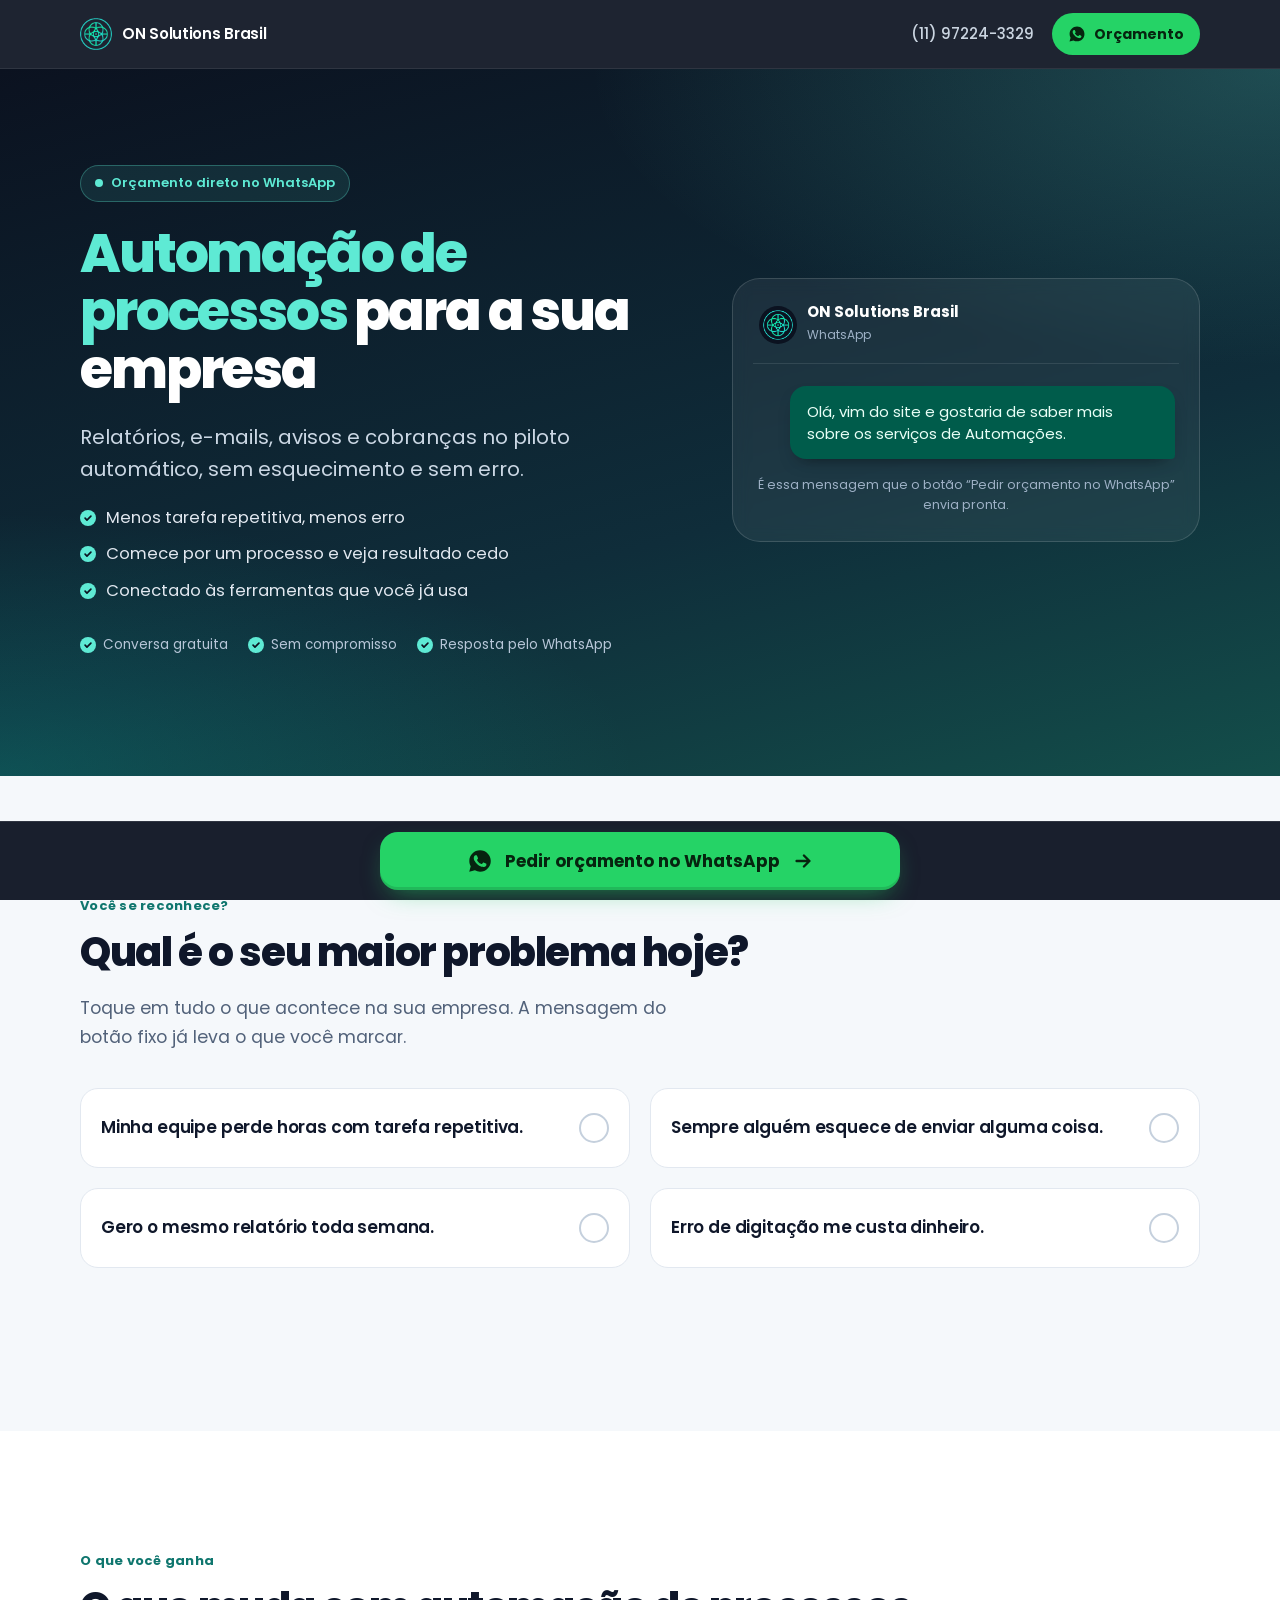
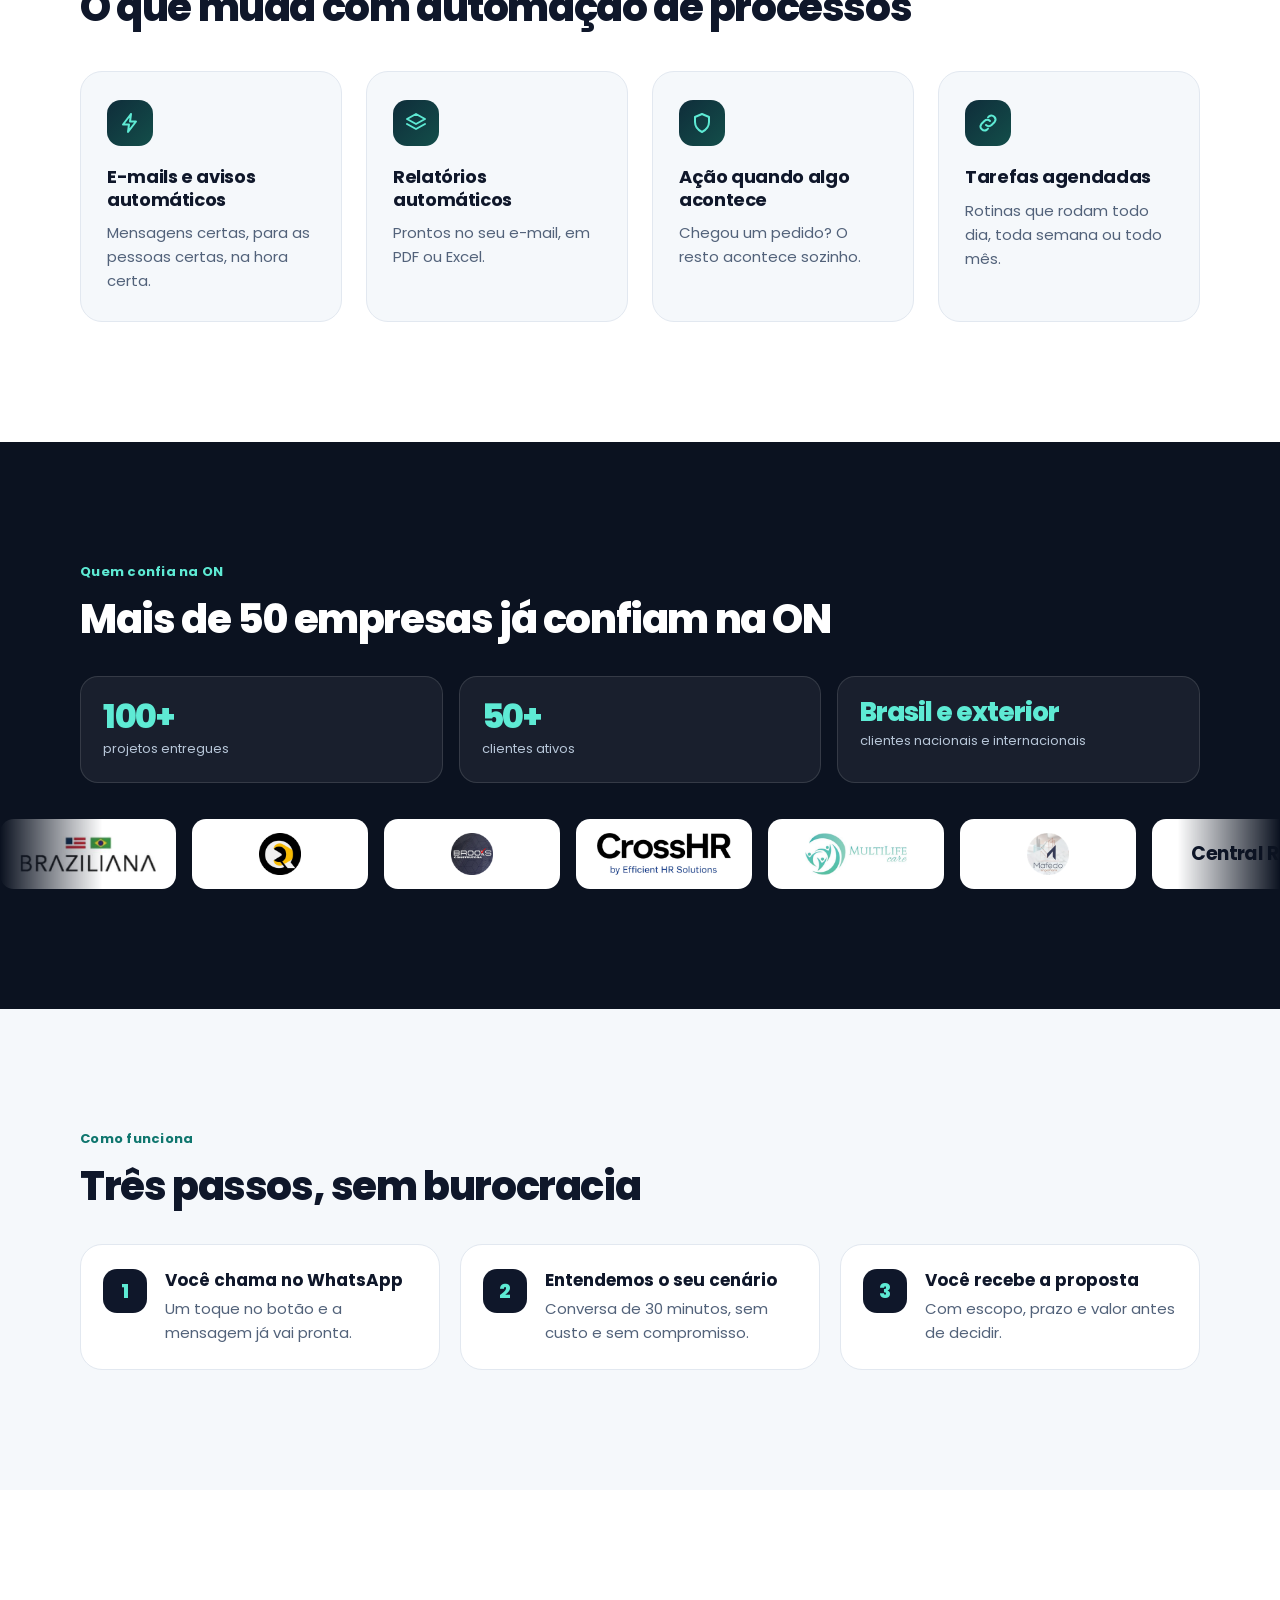
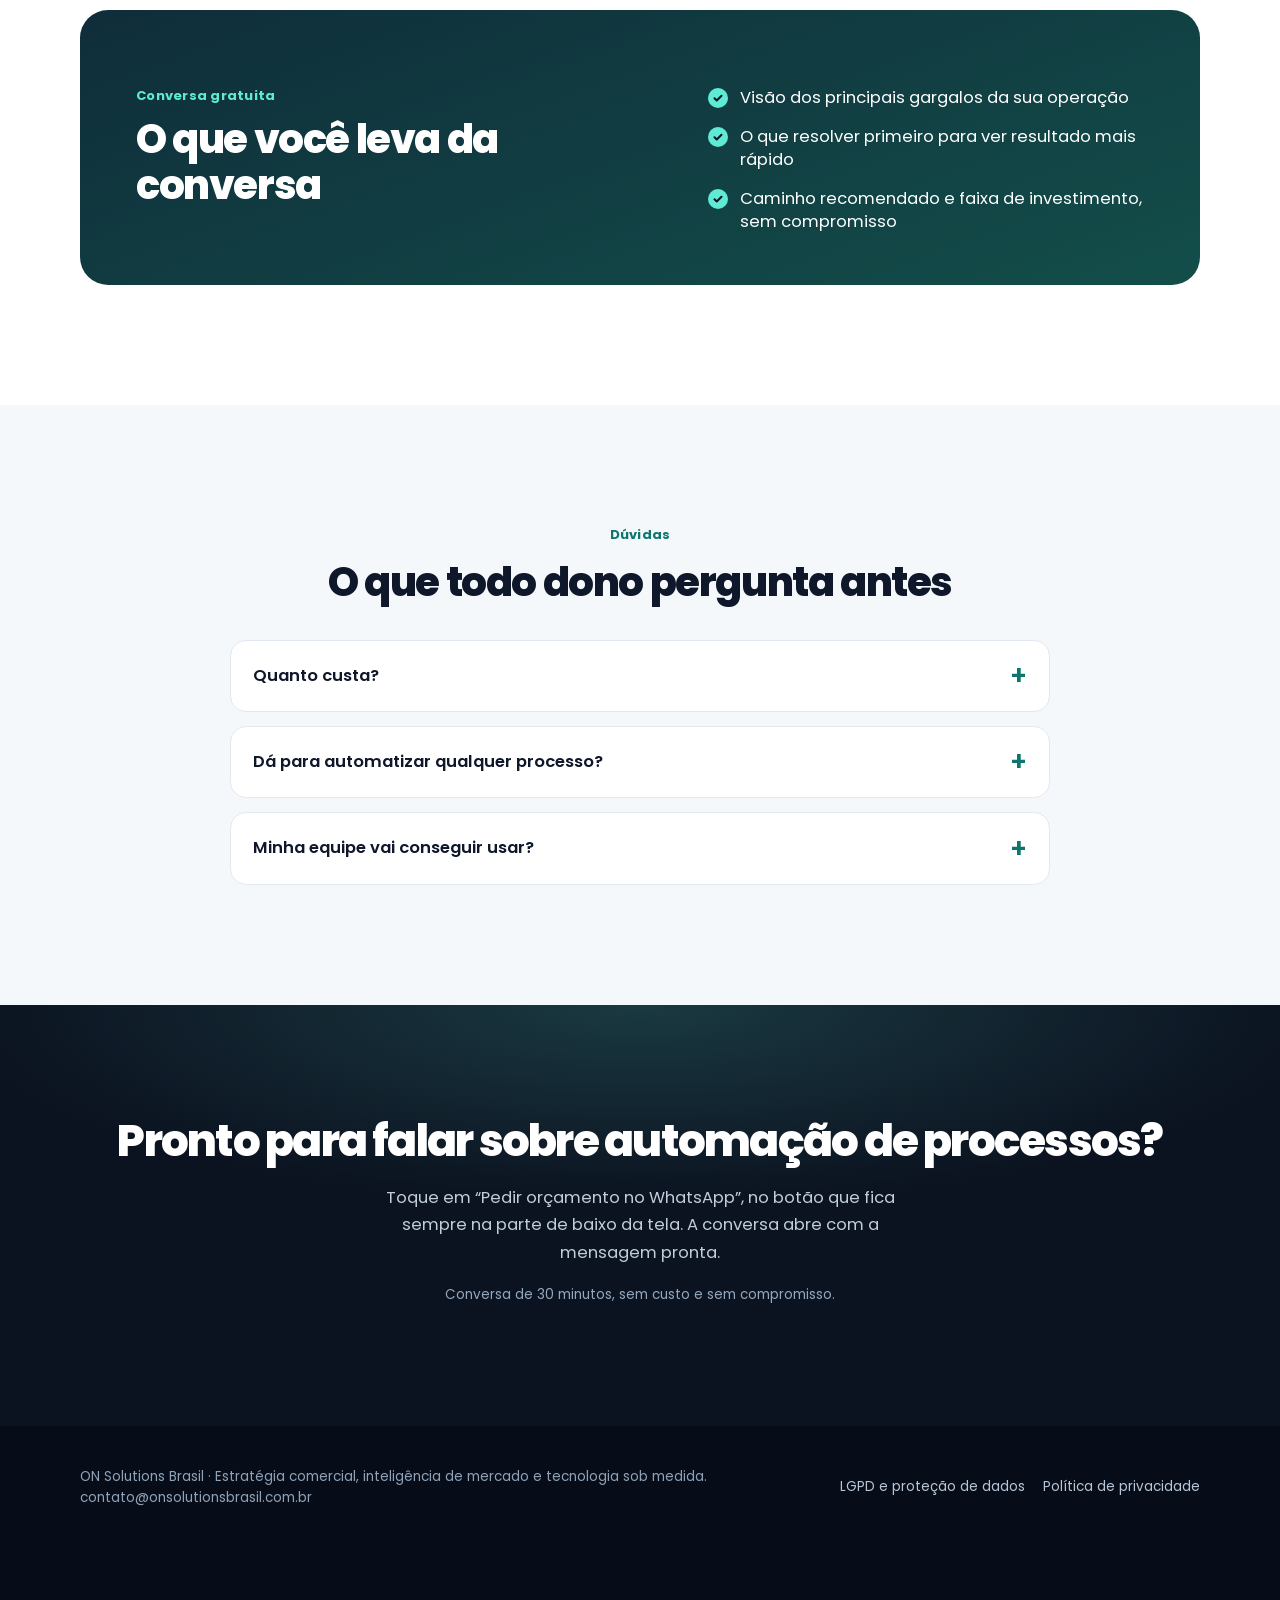
<file: index.html>
<!DOCTYPE html>
<html lang="pt-BR">
<head>
<meta charset="UTF-8">
<meta name="viewport" content="width=device-width, initial-scale=1, viewport-fit=cover">
<meta name="theme-color" content="#0B1220">
<title>Automação de Processos | ON Solutions Brasil</title>
<meta name="description" content="Relatórios, e-mails, avisos e cobranças no piloto automático, sem esquecimento e sem erro.">
<meta name="robots" content="noindex,follow">
<link rel="canonical" href="https://onsolutionsbrasil.com.br/lp/automacao-de-processos/">
<link rel="icon" type="image/png" sizes="48x48" href="assets/favicon.png?v=3">
<link rel="shortcut icon" type="image/png" href="assets/favicon.png?v=3">
<link rel="preconnect" href="https://fonts.googleapis.com">
<link rel="preconnect" href="https://fonts.gstatic.com" crossorigin>
<link href="https://fonts.googleapis.com/css2?family=Poppins:wght@400;500;600;700;800&display=swap" rel="stylesheet">
<link rel="stylesheet" href="assets/styles.css?v=4">
</head>
<body class="l2">
<header class="top"><div class="w top-in">
  <span class="brand"><img src="assets/logo.png?v=2" alt="" width="32" height="32"><span>ON Solutions<span class="br"> Brasil</span></span></span>
  <div class="top-r">
    <a class="top-phone" data-wa="Olá, vim do site e gostaria de saber mais sobre os serviços de Automações." data-pos="topo-telefone" data-wa-main href="#">(11) 97224-3329</a>
    <a class="top-btn" data-wa="Olá, vim do site e gostaria de saber mais sobre os serviços de Automações." data-pos="topo" data-wa-main href="#"><svg viewBox="0 0 24 24" aria-hidden="true"><path d="M12.04 2C6.58 2 2.13 6.45 2.13 11.91c0 1.75.46 3.45 1.32 4.95L2.05 22l5.25-1.38a9.9 9.9 0 0 0 4.74 1.21c5.46 0 9.91-4.45 9.91-9.91S17.5 2 12.04 2Zm5.8 14.1c-.25.69-1.45 1.32-2 1.37-.5.05-1.13.07-1.82-.11-.42-.13-.96-.31-1.65-.6-2.9-1.25-4.8-4.17-4.95-4.36-.14-.19-1.18-1.57-1.18-3s.75-2.13 1.02-2.42c.26-.29.57-.36.76-.36h.55c.18 0 .42-.07.65.5.25.58.83 2 .9 2.15.07.14.12.31.02.5-.09.19-.14.31-.28.48-.14.17-.3.37-.43.5-.14.14-.29.29-.12.58.17.29.74 1.22 1.59 1.97 1.09.97 2.01 1.27 2.3 1.41.29.14.46.12.63-.07.17-.19.72-.84.91-1.13.19-.29.38-.24.65-.14.26.1 1.67.79 1.96.93.29.14.48.22.55.34.07.12.07.7-.18 1.39Z"/></svg>Orçamento</a>
  </div>
</div></header>
<main class="view" data-kind="lp2" data-route="lp/automacao-de-processos" data-service="Automações" data-title="Automação de Processos | ON Solutions Brasil">
<section class="hero">
  <div class="w hero-grid">
    <div>
      <span class="badge"><i></i>Orçamento direto no WhatsApp</span>
      <h1 class="h"><mark>Automação de processos</mark> para a sua empresa</h1>
      <p class="sub">Relatórios, e-mails, avisos e cobranças no piloto automático, sem esquecimento e sem erro.</p>
      <ul class="points"><li>Menos tarefa repetitiva, menos erro</li><li>Comece por um processo e veja resultado cedo</li><li>Conectado às ferramentas que você já usa</li></ul>
      <div class="trust"><span>Conversa gratuita</span><span>Sem compromisso</span><span>Resposta pelo WhatsApp</span></div>
    </div>
    <div class="chat">
      <div class="chat-head"><img src="assets/logo.png?v=2" alt="" width="38" height="38"><div><b>ON Solutions Brasil</b><small>WhatsApp</small></div></div>
      <div class="chat-body">
        <div class="bubble" data-bubble>Olá, vim do site e gostaria de saber mais sobre os serviços de Automações.</div>
        <div class="chat-hint">É essa mensagem que o botão “Pedir orçamento no WhatsApp” envia pronta.</div>
      </div>
    </div>
  </div>
</section>
<section class="sec" id="dores">
  <div class="w">
    <div class="eyebrow">Você se reconhece?</div>
    <h2 class="t2">Qual é o seu maior problema hoje?</h2>
    <p class="lead2">Toque em tudo o que acontece na sua empresa. A mensagem do botão fixo já leva o que você marcar.</p>
    <div class="pains" role="group" aria-label="Seu maior desafio"><button type="button" class="pain" aria-pressed="false" data-q="Minha equipe perde horas com tarefa repetitiva."><span class="qt">Minha equipe perde horas com tarefa repetitiva.</span><span class="ck"><svg viewBox="0 0 24 24" aria-hidden="true"><path d="M5 12.5l4.5 4.5L19 7.5"/></svg></span></button><button type="button" class="pain" aria-pressed="false" data-q="Sempre alguém esquece de enviar alguma coisa."><span class="qt">Sempre alguém esquece de enviar alguma coisa.</span><span class="ck"><svg viewBox="0 0 24 24" aria-hidden="true"><path d="M5 12.5l4.5 4.5L19 7.5"/></svg></span></button><button type="button" class="pain" aria-pressed="false" data-q="Gero o mesmo relatório toda semana."><span class="qt">Gero o mesmo relatório toda semana.</span><span class="ck"><svg viewBox="0 0 24 24" aria-hidden="true"><path d="M5 12.5l4.5 4.5L19 7.5"/></svg></span></button><button type="button" class="pain" aria-pressed="false" data-q="Erro de digitação me custa dinheiro."><span class="qt">Erro de digitação me custa dinheiro.</span><span class="ck"><svg viewBox="0 0 24 24" aria-hidden="true"><path d="M5 12.5l4.5 4.5L19 7.5"/></svg></span></button></div>
    <p class="pains-hint" aria-live="polite" data-hint></p>
  </div>
</section>
<section class="sec sec-w" id="beneficios">
  <div class="w">
    <div class="eyebrow">O que você ganha</div>
    <h2 class="t2">O que muda com automação de processos</h2>
    <div class="bens"><div class="ben"><div class="bi"><svg viewBox="0 0 24 24" aria-hidden="true"><path d="M13 3L5 13.5h6L10 21l8-10.5h-6z"/></svg></div><h3>E-mails e avisos automáticos</h3><p>Mensagens certas, para as pessoas certas, na hora certa.</p></div><div class="ben"><div class="bi"><svg viewBox="0 0 24 24" aria-hidden="true"><path d="M12 3l9 5-9 5-9-5z"/><path d="M3 13l9 5 9-5"/></svg></div><h3>Relatórios automáticos</h3><p>Prontos no seu e-mail, em PDF ou Excel.</p></div><div class="ben"><div class="bi"><svg viewBox="0 0 24 24" aria-hidden="true"><path d="M12 3l7 3v5c0 4.5-3 8-7 10-4-2-7-5.5-7-10V6z"/></svg></div><h3>Ação quando algo acontece</h3><p>Chegou um pedido? O resto acontece sozinho.</p></div><div class="ben"><div class="bi"><svg viewBox="0 0 24 24" aria-hidden="true"><path d="M10 14a4 4 0 005.6 0l3-3a4 4 0 00-5.6-5.6l-1 1"/><path d="M14 10a4 4 0 00-5.6 0l-3 3a4 4 0 005.6 5.6l1-1"/></svg></div><h3>Tarefas agendadas</h3><p>Rotinas que rodam todo dia, toda semana ou todo mês.</p></div></div>
  </div>
</section>
<section class="sec proof" id="clientes">
  <div class="w">
    <div class="eyebrow">Quem confia na ON</div>
    <h2 class="t2">Mais de 50 empresas já confiam na ON</h2>
    <div class="stats">
      <div class="stat"><b>100+</b><span>projetos entregues</span></div>
      <div class="stat"><b>50+</b><span>clientes ativos</span></div>
      <div class="stat wide"><b>Brasil e exterior</b><span>clientes nacionais e internacionais</span></div>
    </div>
  </div>
  <div class="marq marquee" data-marquee aria-label="Clientes da ON Solutions"><div class="track" data-track><div class="chip"><img src="assets/cliente-braziliana.png?v=2" alt="Logo Braziliana" decoding="async"></div><div class="chip"><img src="assets/cliente-quatri.png?v=2" alt="Logo Quatri Automação" decoding="async"></div><div class="chip"><img src="assets/cliente-brooks.png?v=2" alt="Logo Brooks Construtora" decoding="async"></div><div class="chip"><img src="assets/cliente-crosshr.png?v=2" alt="Logo CrossHR" decoding="async"></div><div class="chip"><img src="assets/cliente-multilife.png?v=2" alt="Logo MultiLife Care" decoding="async"></div><div class="chip"><img src="assets/cliente-mafedo.png?v=2" alt="Logo Mafedo Engenharia" decoding="async"></div><div class="chip"><span class="wm">Central RZ</span></div></div></div>
</section>
<section class="sec" id="como-funciona">
  <div class="w">
    <div class="eyebrow">Como funciona</div>
    <h2 class="t2">Três passos, sem burocracia</h2>
    <div class="steps2"><div class="st"><div class="n">1</div><div><b>Você chama no WhatsApp</b><p>Um toque no botão e a mensagem já vai pronta.</p></div></div><div class="st"><div class="n">2</div><div><b>Entendemos o seu cenário</b><p>Conversa de 30 minutos, sem custo e sem compromisso.</p></div></div><div class="st"><div class="n">3</div><div><b>Você recebe a proposta</b><p>Com escopo, prazo e valor antes de decidir.</p></div></div></div>
  </div>
</section>
<section class="sec sec-w" id="oferta">
  <div class="w">
    <div class="offer">
      <div>
        <div class="eyebrow" style="color:var(--mint)">Conversa gratuita</div>
        <h2 class="t2">O que você leva da conversa</h2>
      </div>
      <ul>
        <li>Visão dos principais gargalos da sua operação</li>
        <li>O que resolver primeiro para ver resultado mais rápido</li>
        <li>Caminho recomendado e faixa de investimento, sem compromisso</li>
      </ul>
    </div>
  </div>
</section>
<section class="sec" id="duvidas">
  <div class="w faq-w">
    <div class="eyebrow">Dúvidas</div>
    <h2 class="t2">O que todo dono pergunta antes</h2>
    <div class="faq"><details><summary>Quanto custa?</summary><p>Depende do que a sua empresa precisa. Na conversa gratuita entendemos o seu cenário e você recebe uma proposta com escopo, prazo e valor antes de decidir.</p></details><details><summary>Dá para automatizar qualquer processo?</summary><p>Quase todo processo repetitivo e baseado em regras. Na conversa avaliamos o que vale automatizar primeiro.</p></details><details><summary>Minha equipe vai conseguir usar?</summary><p>A solução é desenhada em cima da rotina que sua equipe já tem, e não o contrário. Treinamos o time e acompanhamos o início de uso até todo mundo estar seguro.</p></details></div>
  </div>
</section>
<section class="final" id="conversa">
  <div class="w">
    <h2 class="h2 final-t">Pronto para falar sobre automação de processos?</h2>
    <p class="lead3">Toque em “Pedir orçamento no WhatsApp”, no botão que fica sempre na parte de baixo da tela. A conversa abre com a mensagem pronta.</p>
    <p class="note">Conversa de 30 minutos, sem custo e sem compromisso.</p>
  </div>
</section>
</main>
<footer class="foot"><div class="w foot-in">
  <div>ON Solutions Brasil · Estratégia comercial, inteligência de mercado e tecnologia sob medida.<br>contato@onsolutionsbrasil.com.br</div>
  <div class="lk"><a href="lgpd.html">LGPD e proteção de dados</a><a href="politica-de-privacidade.html">Política de privacidade</a></div>
</div></footer>
<div class="sticky"><a class="cta" data-wa="Olá, vim do site e gostaria de saber mais sobre os serviços de Automações." data-pos="barra-fixa" data-wa-main href="#"><svg viewBox="0 0 24 24" aria-hidden="true"><path d="M12.04 2C6.58 2 2.13 6.45 2.13 11.91c0 1.75.46 3.45 1.32 4.95L2.05 22l5.25-1.38a9.9 9.9 0 0 0 4.74 1.21c5.46 0 9.91-4.45 9.91-9.91S17.5 2 12.04 2Zm5.8 14.1c-.25.69-1.45 1.32-2 1.37-.5.05-1.13.07-1.82-.11-.42-.13-.96-.31-1.65-.6-2.9-1.25-4.8-4.17-4.95-4.36-.14-.19-1.18-1.57-1.18-3s.75-2.13 1.02-2.42c.26-.29.57-.36.76-.36h.55c.18 0 .42-.07.65.5.25.58.83 2 .9 2.15.07.14.12.31.02.5-.09.19-.14.31-.28.48-.14.17-.3.37-.43.5-.14.14-.29.29-.12.58.17.29.74 1.22 1.59 1.97 1.09.97 2.01 1.27 2.3 1.41.29.14.46.12.63-.07.17-.19.72-.84.91-1.13.19-.29.38-.24.65-.14.26.1 1.67.79 1.96.93.29.14.48.22.55.34.07.12.07.7-.18 1.39Z"/></svg><span>Pedir orçamento no WhatsApp</span><svg class="arr" viewBox="0 0 24 24" aria-hidden="true"><path d="M5 12h14M13 6l6 6-6 6"/></svg></a></div>
<script src="assets/app.js"></script>
</body>
</html>
</file>
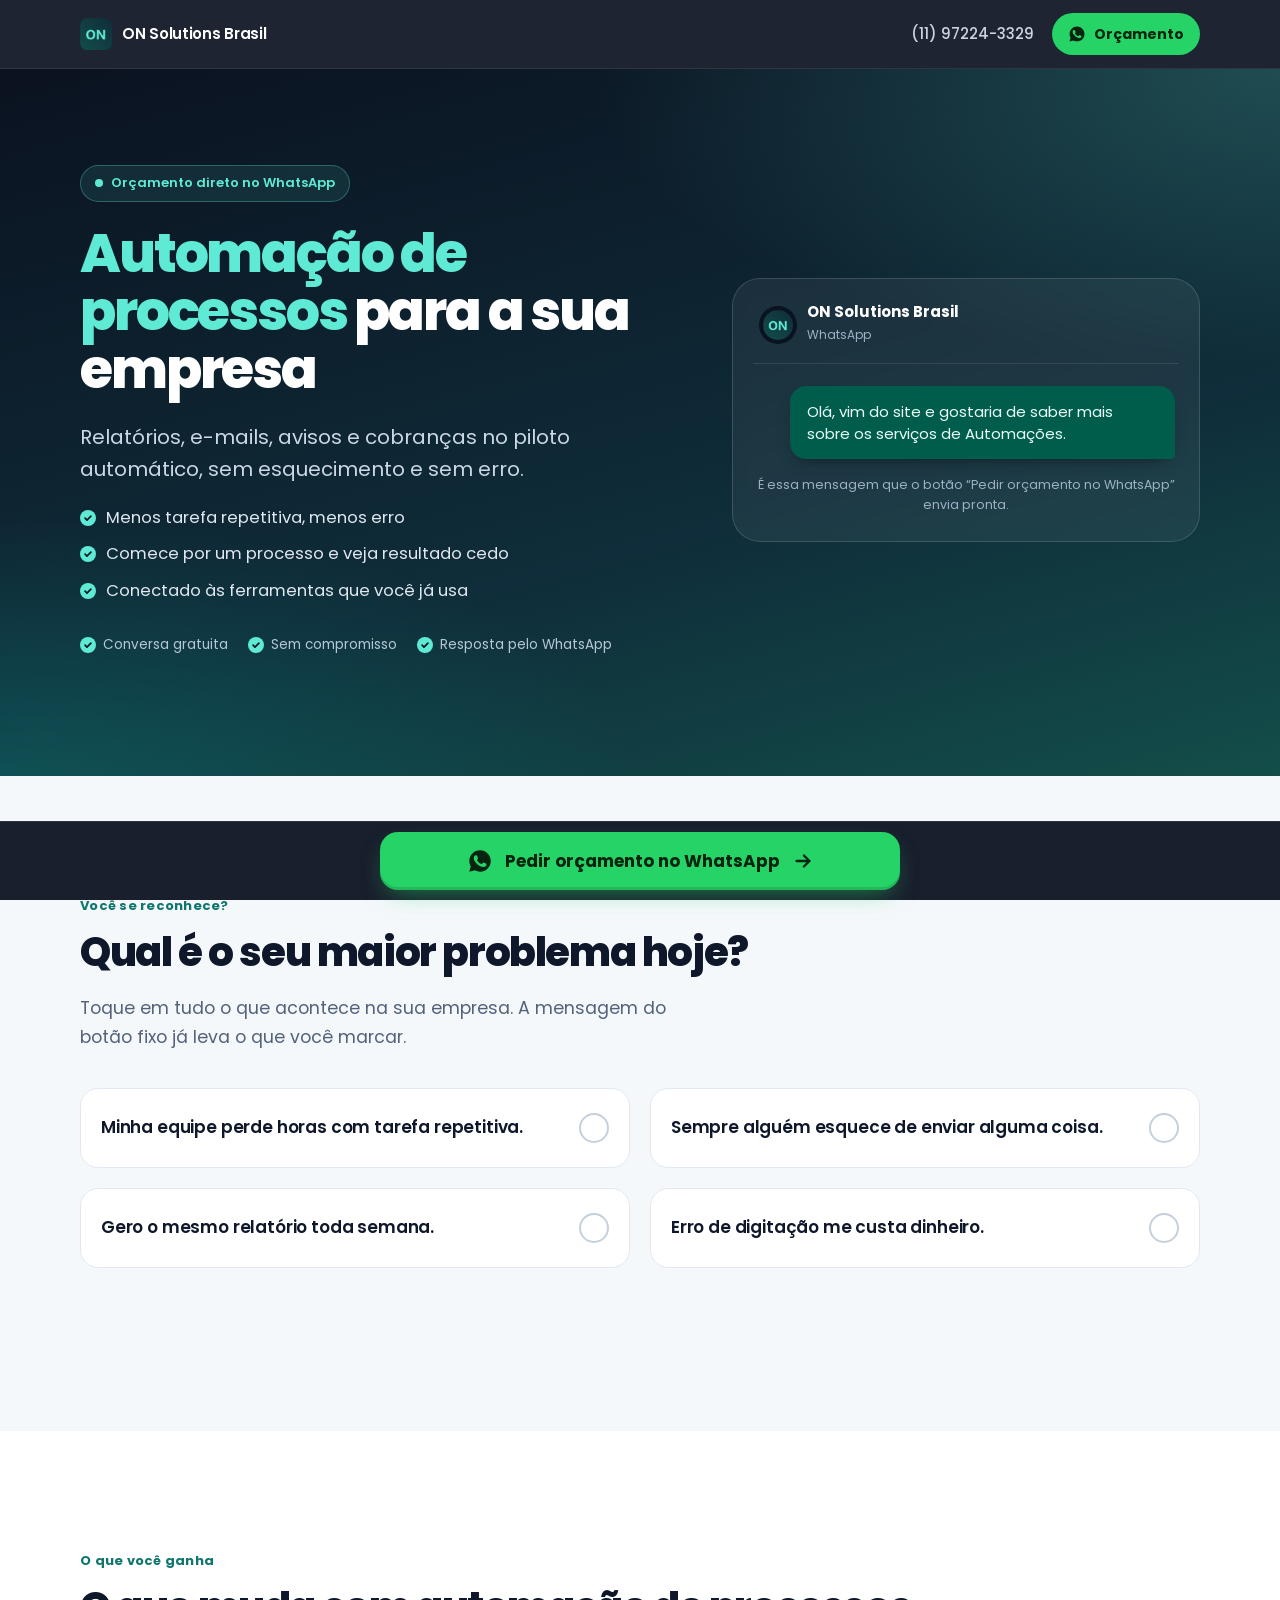
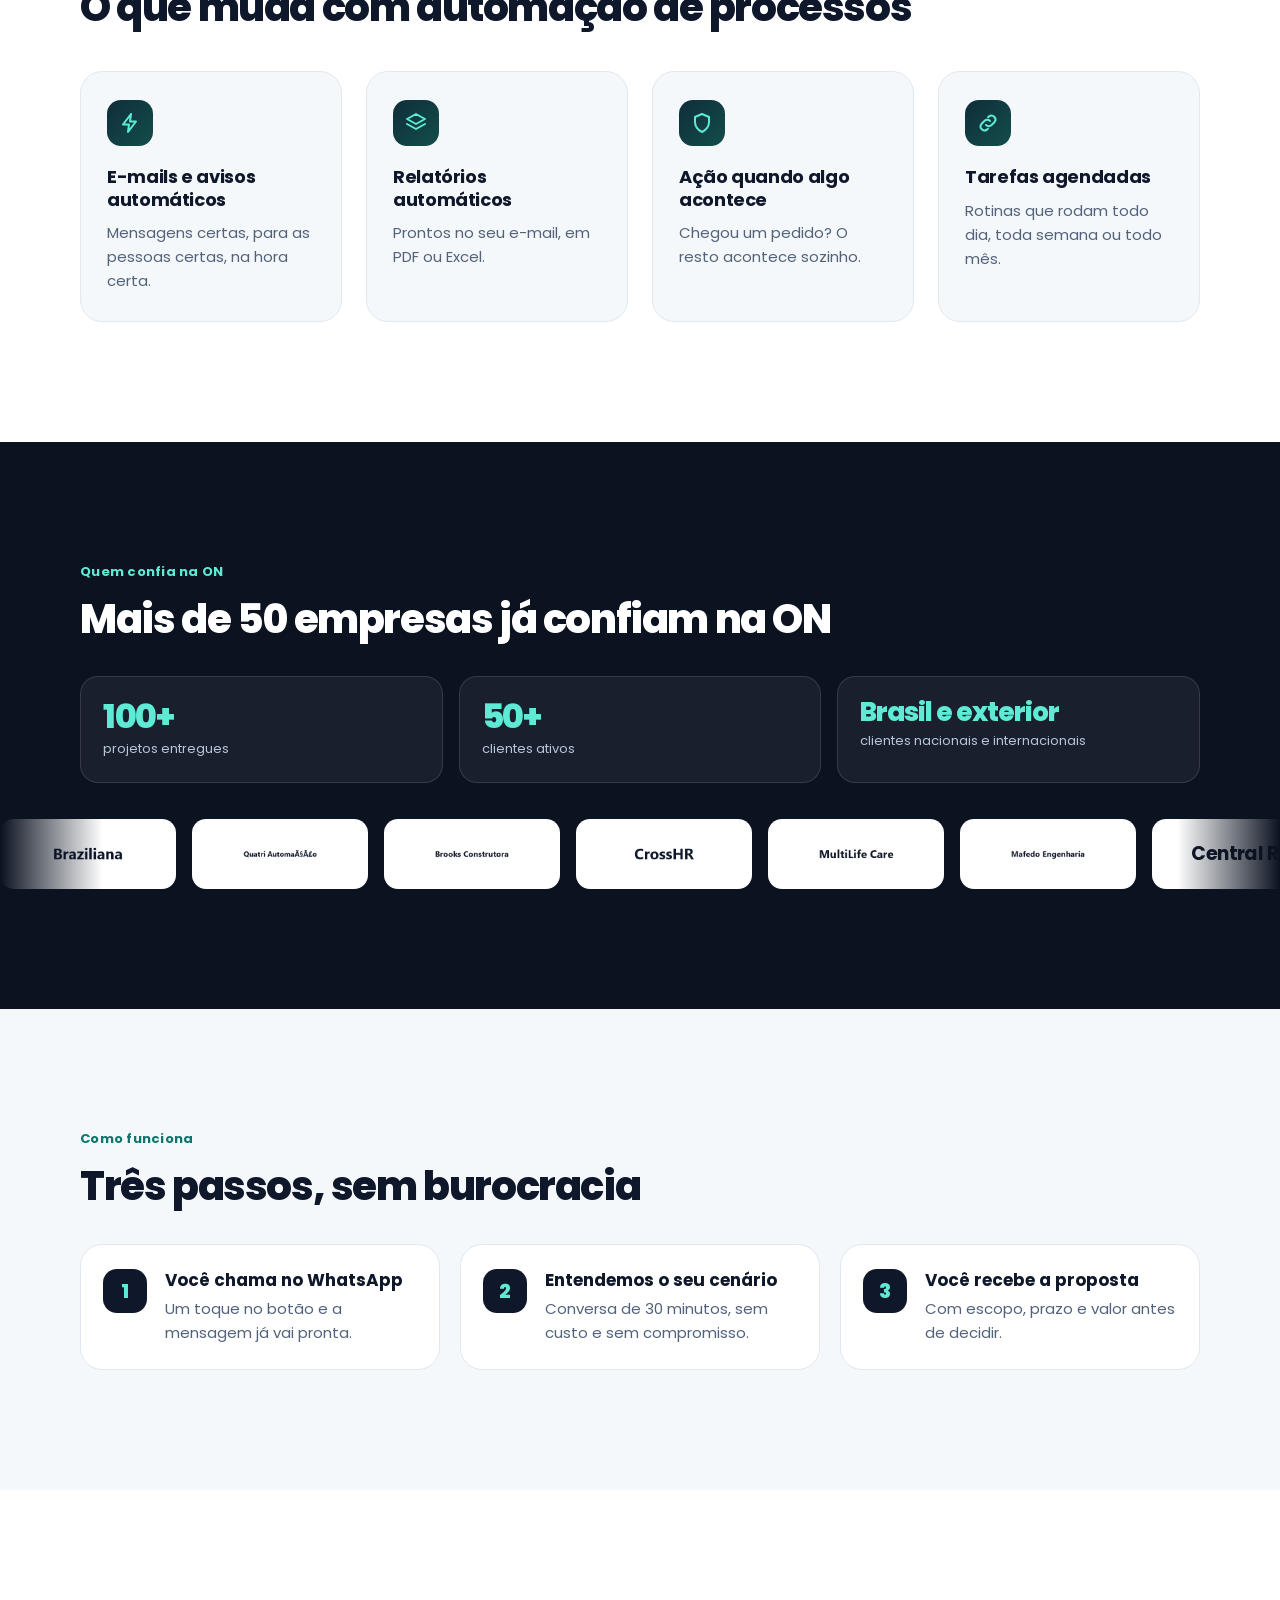
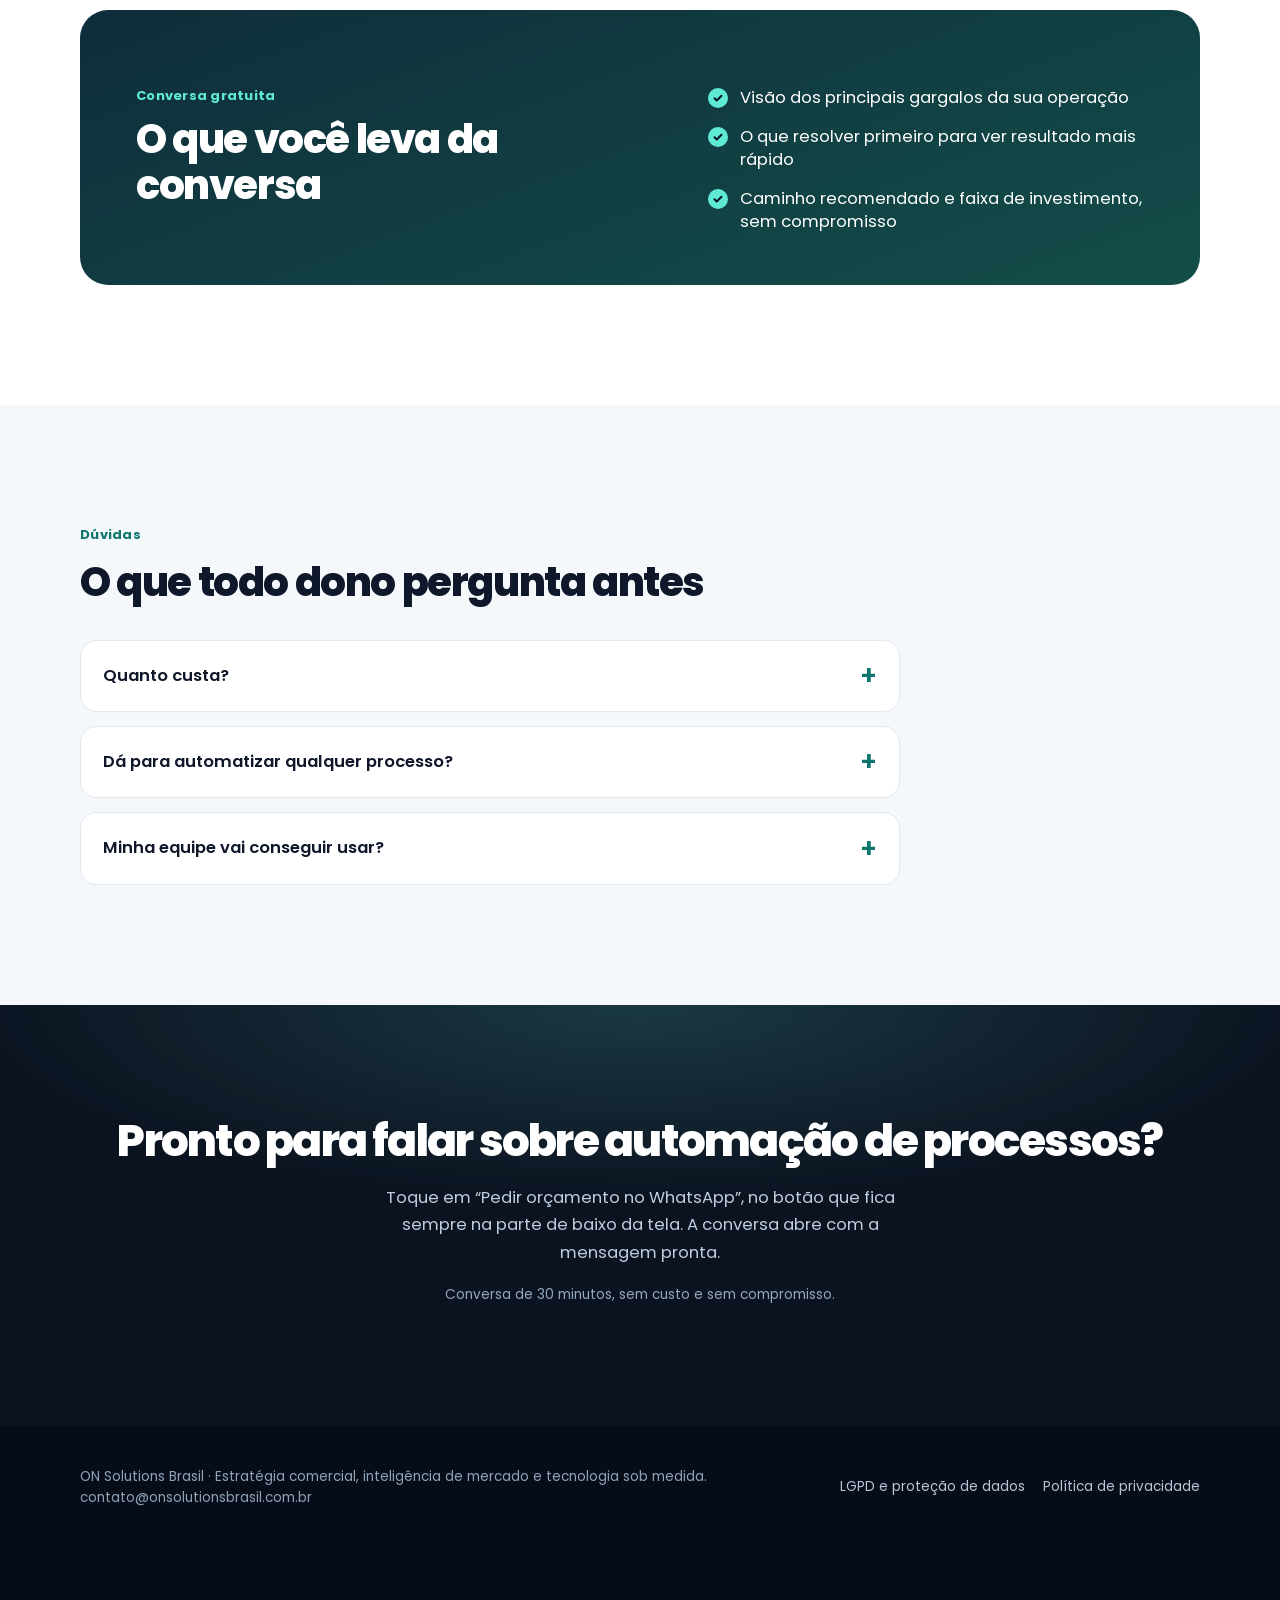
<file: lp/automacao-de-processos/index.html>
<!DOCTYPE html>
<html lang="pt-BR">
<head>
<meta charset="UTF-8">
<meta name="viewport" content="width=device-width, initial-scale=1, viewport-fit=cover">
<meta name="theme-color" content="#0B1220">
<title>Automação de Processos | ON Solutions Brasil</title>
<meta name="description" content="Relatórios, e-mails, avisos e cobranças no piloto automático, sem esquecimento e sem erro.">
<meta name="robots" content="noindex,follow">
<link rel="canonical" href="https://onsolutionsbrasil.com.br/lp/automacao-de-processos/">
<link rel="icon" type="image/png" sizes="48x48" href="assets/favicon.png">
<link rel="preconnect" href="https://fonts.googleapis.com">
<link rel="preconnect" href="https://fonts.gstatic.com" crossorigin>
<link href="https://fonts.googleapis.com/css2?family=Poppins:wght@400;500;600;700;800&display=swap" rel="stylesheet">
<link rel="stylesheet" href="assets/styles.css">
</head>
<body class="l2">
<header class="top"><div class="w top-in">
  <span class="brand"><img src="assets/logo.png" alt="" width="32" height="32"><span>ON Solutions<span class="br"> Brasil</span></span></span>
  <div class="top-r">
    <a class="top-phone" data-wa="Olá, vim do site e gostaria de saber mais sobre os serviços de Automações." data-pos="topo-telefone" data-wa-main href="#">(11) 97224-3329</a>
    <a class="top-btn" data-wa="Olá, vim do site e gostaria de saber mais sobre os serviços de Automações." data-pos="topo" data-wa-main href="#"><svg viewBox="0 0 24 24" aria-hidden="true"><path d="M12.04 2C6.58 2 2.13 6.45 2.13 11.91c0 1.75.46 3.45 1.32 4.95L2.05 22l5.25-1.38a9.9 9.9 0 0 0 4.74 1.21c5.46 0 9.91-4.45 9.91-9.91S17.5 2 12.04 2Zm5.8 14.1c-.25.69-1.45 1.32-2 1.37-.5.05-1.13.07-1.82-.11-.42-.13-.96-.31-1.65-.6-2.9-1.25-4.8-4.17-4.95-4.36-.14-.19-1.18-1.57-1.18-3s.75-2.13 1.02-2.42c.26-.29.57-.36.76-.36h.55c.18 0 .42-.07.65.5.25.58.83 2 .9 2.15.07.14.12.31.02.5-.09.19-.14.31-.28.48-.14.17-.3.37-.43.5-.14.14-.29.29-.12.58.17.29.74 1.22 1.59 1.97 1.09.97 2.01 1.27 2.3 1.41.29.14.46.12.63-.07.17-.19.72-.84.91-1.13.19-.29.38-.24.65-.14.26.1 1.67.79 1.96.93.29.14.48.22.55.34.07.12.07.7-.18 1.39Z"/></svg>Orçamento</a>
  </div>
</div></header>
<main class="view" data-kind="lp2" data-route="lp/automacao-de-processos" data-service="Automações" data-title="Automação de Processos | ON Solutions Brasil">
<section class="hero">
  <div class="w hero-grid">
    <div>
      <span class="badge"><i></i>Orçamento direto no WhatsApp</span>
      <h1 class="h"><mark>Automação de processos</mark> para a sua empresa</h1>
      <p class="sub">Relatórios, e-mails, avisos e cobranças no piloto automático, sem esquecimento e sem erro.</p>
      <ul class="points"><li>Menos tarefa repetitiva, menos erro</li><li>Comece por um processo e veja resultado cedo</li><li>Conectado às ferramentas que você já usa</li></ul>
      <div class="trust"><span>Conversa gratuita</span><span>Sem compromisso</span><span>Resposta pelo WhatsApp</span></div>
    </div>
    <div class="chat">
      <div class="chat-head"><img src="assets/logo.png" alt="" width="38" height="38"><div><b>ON Solutions Brasil</b><small>WhatsApp</small></div></div>
      <div class="chat-body">
        <div class="bubble" data-bubble>Olá, vim do site e gostaria de saber mais sobre os serviços de Automações.</div>
        <div class="chat-hint">É essa mensagem que o botão “Pedir orçamento no WhatsApp” envia pronta.</div>
      </div>
    </div>
  </div>
</section>
<section class="sec" id="dores">
  <div class="w">
    <div class="eyebrow">Você se reconhece?</div>
    <h2 class="t2">Qual é o seu maior problema hoje?</h2>
    <p class="lead2">Toque em tudo o que acontece na sua empresa. A mensagem do botão fixo já leva o que você marcar.</p>
    <div class="pains" role="group" aria-label="Seu maior desafio"><button type="button" class="pain" aria-pressed="false" data-q="Minha equipe perde horas com tarefa repetitiva."><span class="qt">Minha equipe perde horas com tarefa repetitiva.</span><span class="ck"><svg viewBox="0 0 24 24" aria-hidden="true"><path d="M5 12.5l4.5 4.5L19 7.5"/></svg></span></button><button type="button" class="pain" aria-pressed="false" data-q="Sempre alguém esquece de enviar alguma coisa."><span class="qt">Sempre alguém esquece de enviar alguma coisa.</span><span class="ck"><svg viewBox="0 0 24 24" aria-hidden="true"><path d="M5 12.5l4.5 4.5L19 7.5"/></svg></span></button><button type="button" class="pain" aria-pressed="false" data-q="Gero o mesmo relatório toda semana."><span class="qt">Gero o mesmo relatório toda semana.</span><span class="ck"><svg viewBox="0 0 24 24" aria-hidden="true"><path d="M5 12.5l4.5 4.5L19 7.5"/></svg></span></button><button type="button" class="pain" aria-pressed="false" data-q="Erro de digitação me custa dinheiro."><span class="qt">Erro de digitação me custa dinheiro.</span><span class="ck"><svg viewBox="0 0 24 24" aria-hidden="true"><path d="M5 12.5l4.5 4.5L19 7.5"/></svg></span></button></div>
    <p class="pains-hint" aria-live="polite" data-hint></p>
  </div>
</section>
<section class="sec sec-w" id="beneficios">
  <div class="w">
    <div class="eyebrow">O que você ganha</div>
    <h2 class="t2">O que muda com automação de processos</h2>
    <div class="bens"><div class="ben"><div class="bi"><svg viewBox="0 0 24 24" aria-hidden="true"><path d="M13 3L5 13.5h6L10 21l8-10.5h-6z"/></svg></div><h3>E-mails e avisos automáticos</h3><p>Mensagens certas, para as pessoas certas, na hora certa.</p></div><div class="ben"><div class="bi"><svg viewBox="0 0 24 24" aria-hidden="true"><path d="M12 3l9 5-9 5-9-5z"/><path d="M3 13l9 5 9-5"/></svg></div><h3>Relatórios automáticos</h3><p>Prontos no seu e-mail, em PDF ou Excel.</p></div><div class="ben"><div class="bi"><svg viewBox="0 0 24 24" aria-hidden="true"><path d="M12 3l7 3v5c0 4.5-3 8-7 10-4-2-7-5.5-7-10V6z"/></svg></div><h3>Ação quando algo acontece</h3><p>Chegou um pedido? O resto acontece sozinho.</p></div><div class="ben"><div class="bi"><svg viewBox="0 0 24 24" aria-hidden="true"><path d="M10 14a4 4 0 005.6 0l3-3a4 4 0 00-5.6-5.6l-1 1"/><path d="M14 10a4 4 0 00-5.6 0l-3 3a4 4 0 005.6 5.6l1-1"/></svg></div><h3>Tarefas agendadas</h3><p>Rotinas que rodam todo dia, toda semana ou todo mês.</p></div></div>
  </div>
</section>
<section class="sec proof" id="clientes">
  <div class="w">
    <div class="eyebrow">Quem confia na ON</div>
    <h2 class="t2">Mais de 50 empresas já confiam na ON</h2>
    <div class="stats">
      <div class="stat"><b>100+</b><span>projetos entregues</span></div>
      <div class="stat"><b>50+</b><span>clientes ativos</span></div>
      <div class="stat wide"><b>Brasil e exterior</b><span>clientes nacionais e internacionais</span></div>
    </div>
  </div>
  <div class="marq marquee" data-marquee aria-label="Clientes da ON Solutions"><div class="track" data-track><div class="chip"><img src="assets/cliente-braziliana.png" alt="Logo Braziliana" decoding="async"></div><div class="chip"><img src="assets/cliente-quatri.png" alt="Logo Quatri Automação" decoding="async"></div><div class="chip"><img src="assets/cliente-brooks.png" alt="Logo Brooks Construtora" decoding="async"></div><div class="chip"><img src="assets/cliente-crosshr.png" alt="Logo CrossHR" decoding="async"></div><div class="chip"><img src="assets/cliente-multilife.png" alt="Logo MultiLife Care" decoding="async"></div><div class="chip"><img src="assets/cliente-mafedo.png" alt="Logo Mafedo Engenharia" decoding="async"></div><div class="chip"><span class="wm">Central RZ</span></div></div></div>
</section>
<section class="sec" id="como-funciona">
  <div class="w">
    <div class="eyebrow">Como funciona</div>
    <h2 class="t2">Três passos, sem burocracia</h2>
    <div class="steps2"><div class="st"><div class="n">1</div><div><b>Você chama no WhatsApp</b><p>Um toque no botão e a mensagem já vai pronta.</p></div></div><div class="st"><div class="n">2</div><div><b>Entendemos o seu cenário</b><p>Conversa de 30 minutos, sem custo e sem compromisso.</p></div></div><div class="st"><div class="n">3</div><div><b>Você recebe a proposta</b><p>Com escopo, prazo e valor antes de decidir.</p></div></div></div>
  </div>
</section>
<section class="sec sec-w" id="oferta">
  <div class="w">
    <div class="offer">
      <div>
        <div class="eyebrow" style="color:var(--mint)">Conversa gratuita</div>
        <h2 class="t2">O que você leva da conversa</h2>
      </div>
      <ul>
        <li>Visão dos principais gargalos da sua operação</li>
        <li>O que resolver primeiro para ver resultado mais rápido</li>
        <li>Caminho recomendado e faixa de investimento, sem compromisso</li>
      </ul>
    </div>
  </div>
</section>
<section class="sec" id="duvidas">
  <div class="w">
    <div class="eyebrow">Dúvidas</div>
    <h2 class="t2">O que todo dono pergunta antes</h2>
    <div class="faq"><details><summary>Quanto custa?</summary><p>Depende do que a sua empresa precisa. Na conversa gratuita entendemos o seu cenário e você recebe uma proposta com escopo, prazo e valor antes de decidir.</p></details><details><summary>Dá para automatizar qualquer processo?</summary><p>Quase todo processo repetitivo e baseado em regras. Na conversa avaliamos o que vale automatizar primeiro.</p></details><details><summary>Minha equipe vai conseguir usar?</summary><p>A solução é desenhada em cima da rotina que sua equipe já tem, e não o contrário. Treinamos o time e acompanhamos o início de uso até todo mundo estar seguro.</p></details></div>
  </div>
</section>
<section class="final" id="conversa">
  <div class="w">
    <h2 class="h2 final-t">Pronto para falar sobre automação de processos?</h2>
    <p class="lead3">Toque em “Pedir orçamento no WhatsApp”, no botão que fica sempre na parte de baixo da tela. A conversa abre com a mensagem pronta.</p>
    <p class="note">Conversa de 30 minutos, sem custo e sem compromisso.</p>
  </div>
</section>
</main>
<footer class="foot"><div class="w foot-in">
  <div>ON Solutions Brasil · Estratégia comercial, inteligência de mercado e tecnologia sob medida.<br>contato@onsolutionsbrasil.com.br</div>
  <div class="lk"><a href="#">LGPD e proteção de dados</a><a href="#">Política de privacidade</a></div>
</div></footer>
<div class="sticky"><a class="cta" data-wa="Olá, vim do site e gostaria de saber mais sobre os serviços de Automações." data-pos="barra-fixa" data-wa-main href="#"><svg viewBox="0 0 24 24" aria-hidden="true"><path d="M12.04 2C6.58 2 2.13 6.45 2.13 11.91c0 1.75.46 3.45 1.32 4.95L2.05 22l5.25-1.38a9.9 9.9 0 0 0 4.74 1.21c5.46 0 9.91-4.45 9.91-9.91S17.5 2 12.04 2Zm5.8 14.1c-.25.69-1.45 1.32-2 1.37-.5.05-1.13.07-1.82-.11-.42-.13-.96-.31-1.65-.6-2.9-1.25-4.8-4.17-4.95-4.36-.14-.19-1.18-1.57-1.18-3s.75-2.13 1.02-2.42c.26-.29.57-.36.76-.36h.55c.18 0 .42-.07.65.5.25.58.83 2 .9 2.15.07.14.12.31.02.5-.09.19-.14.31-.28.48-.14.17-.3.37-.43.5-.14.14-.29.29-.12.58.17.29.74 1.22 1.59 1.97 1.09.97 2.01 1.27 2.3 1.41.29.14.46.12.63-.07.17-.19.72-.84.91-1.13.19-.29.38-.24.65-.14.26.1 1.67.79 1.96.93.29.14.48.22.55.34.07.12.07.7-.18 1.39Z"/></svg><span>Pedir orçamento no WhatsApp</span><svg class="arr" viewBox="0 0 24 24" aria-hidden="true"><path d="M5 12h14M13 6l6 6-6 6"/></svg></a></div>
<script src="assets/app.js"></script>
</body>
</html>
</file>
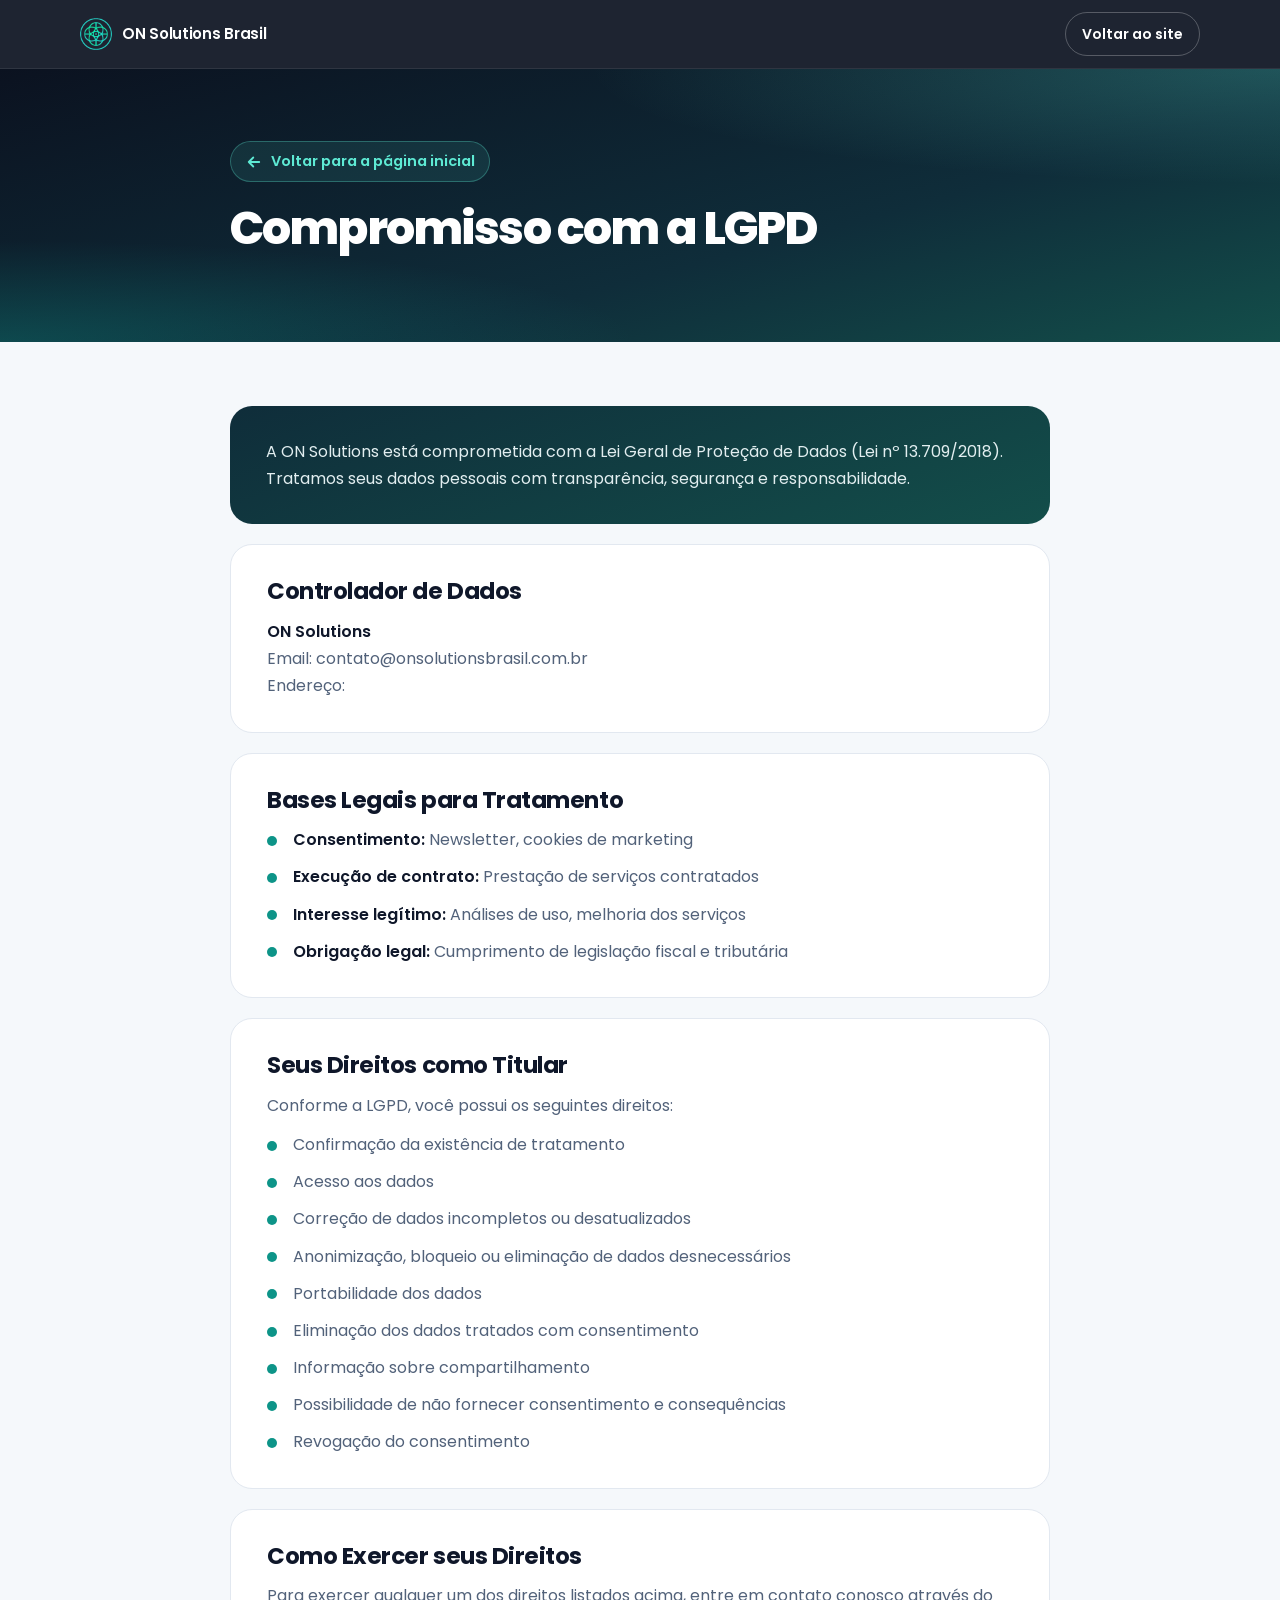
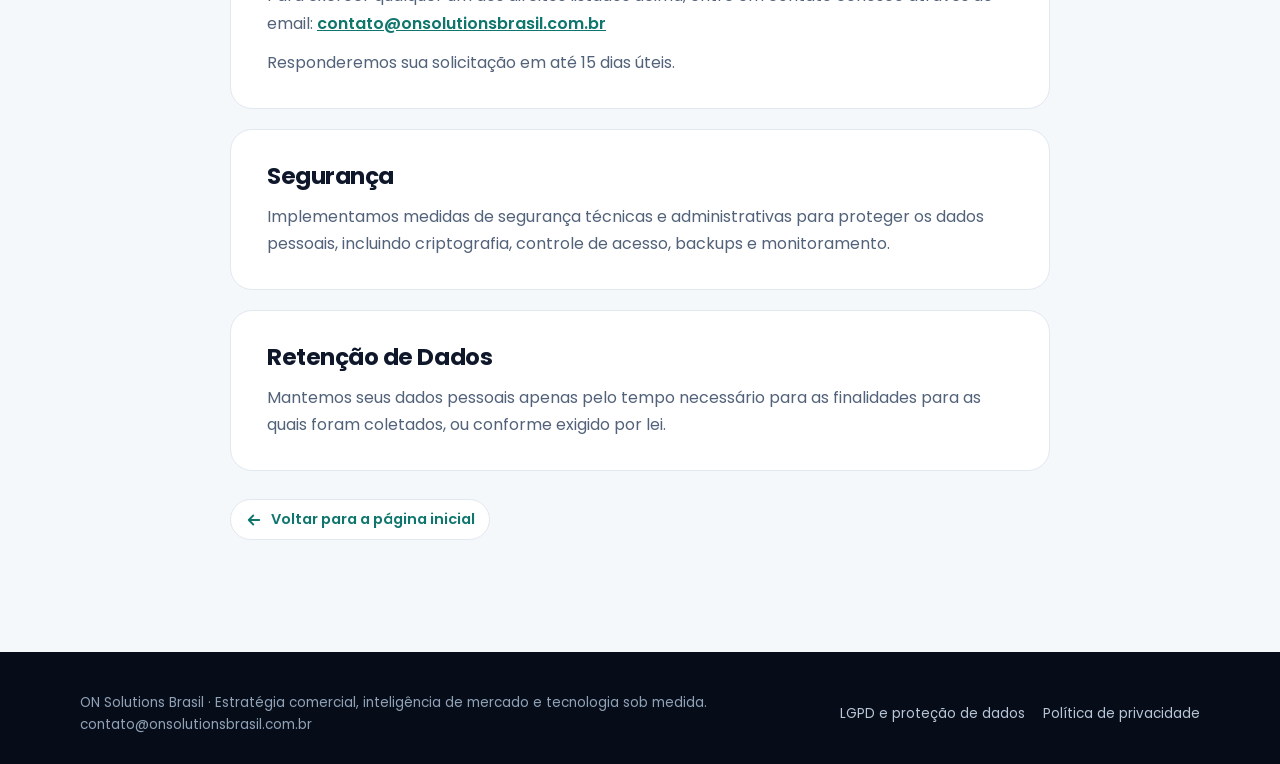
<file: lgpd.html>
<!DOCTYPE html>
<html lang="pt-BR">
<head>
<meta charset="UTF-8">
<meta name="viewport" content="width=device-width, initial-scale=1, viewport-fit=cover">
<meta name="theme-color" content="#0B1220">
<title>LGPD e proteção de dados | ON Solutions Brasil</title>
<meta name="robots" content="noindex,follow">
<link rel="icon" type="image/png" sizes="48x48" href="assets/favicon.png?v=3">
<link rel="preconnect" href="https://fonts.googleapis.com">
<link rel="preconnect" href="https://fonts.gstatic.com" crossorigin>
<link href="https://fonts.googleapis.com/css2?family=Poppins:wght@400;500;600;700;800&display=swap" rel="stylesheet">
<link rel="stylesheet" href="assets/styles.css?v=4">
<link rel="stylesheet" href="assets/legal.css?v=1">
</head>
<body>
<header class="top"><div class="w top-in">
  <a class="brand brand-link" href="index.html"><img src="assets/logo.png?v=2" alt="" width="32" height="32"><span>ON Solutions<span class="br"> Brasil</span></span></a>
  <div class="top-r"><a class="top-btn back-top" href="index.html">Voltar ao site</a></div>
</div></header>
<main>
<section class="legal-hero"><div class="w legal-w">
  <a class="back" href="index.html"><svg viewBox="0 0 24 24" aria-hidden="true"><path d="M19 12H5M11 6l-6 6 6 6"/></svg>Voltar para a página inicial</a>
  <h1 class="h">Compromisso com a LGPD</h1>
</div></section>
<section class="legal"><div class="w legal-w">
<div class="doc">
<div class="card intro"><p>A ON Solutions está comprometida com a Lei Geral de Proteção de Dados (Lei nº 13.709/2018). Tratamos seus dados pessoais com transparência, segurança e responsabilidade.</p></div>
<section class="card"><h2>Controlador de Dados</h2>
<p><strong>ON Solutions</strong><br>Email: contato@onsolutionsbrasil.com.br<br>Endereço:</p></section>
<section class="card"><h2>Bases Legais para Tratamento</h2>
<ul><li><strong>Consentimento:</strong> Newsletter, cookies de marketing</li><li><strong>Execução de contrato:</strong> Prestação de serviços contratados</li><li><strong>Interesse legítimo:</strong> Análises de uso, melhoria dos serviços</li><li><strong>Obrigação legal:</strong> Cumprimento de legislação fiscal e tributária</li></ul></section>
<section class="card"><h2>Seus Direitos como Titular</h2>
<p>Conforme a LGPD, você possui os seguintes direitos:</p>
<ul><li>Confirmação da existência de tratamento</li><li>Acesso aos dados</li><li>Correção de dados incompletos ou desatualizados</li><li>Anonimização, bloqueio ou eliminação de dados desnecessários</li><li>Portabilidade dos dados</li><li>Eliminação dos dados tratados com consentimento</li><li>Informação sobre compartilhamento</li><li>Possibilidade de não fornecer consentimento e consequências</li><li>Revogação do consentimento</li></ul></section>
<section class="card"><h2>Como Exercer seus Direitos</h2>
<p>Para exercer qualquer um dos direitos listados acima, entre em contato conosco através do email: <a href="mailto:contato@onsolutionsbrasil.com.br">contato@onsolutionsbrasil.com.br</a></p>
<p>Responderemos sua solicitação em até 15 dias úteis.</p></section>
<section class="card"><h2>Segurança</h2>
<p>Implementamos medidas de segurança técnicas e administrativas para proteger os dados pessoais, incluindo criptografia, controle de acesso, backups e monitoramento.</p></section>
<section class="card"><h2>Retenção de Dados</h2>
<p>Mantemos seus dados pessoais apenas pelo tempo necessário para as finalidades para as quais foram coletados, ou conforme exigido por lei.</p></section>
</div>
<p class="legal-back"><a class="back light" href="index.html"><svg viewBox="0 0 24 24" aria-hidden="true"><path d="M19 12H5M11 6l-6 6 6 6"/></svg>Voltar para a página inicial</a></p>
</div></section>
</main>
<footer class="foot legal-foot"><div class="w foot-in">
  <div>ON Solutions Brasil · Estratégia comercial, inteligência de mercado e tecnologia sob medida.<br>contato@onsolutionsbrasil.com.br</div>
  <div class="lk"><a href="lgpd.html">LGPD e proteção de dados</a><a href="politica-de-privacidade.html">Política de privacidade</a></div>
</div></footer>
</body>
</html>
</file>
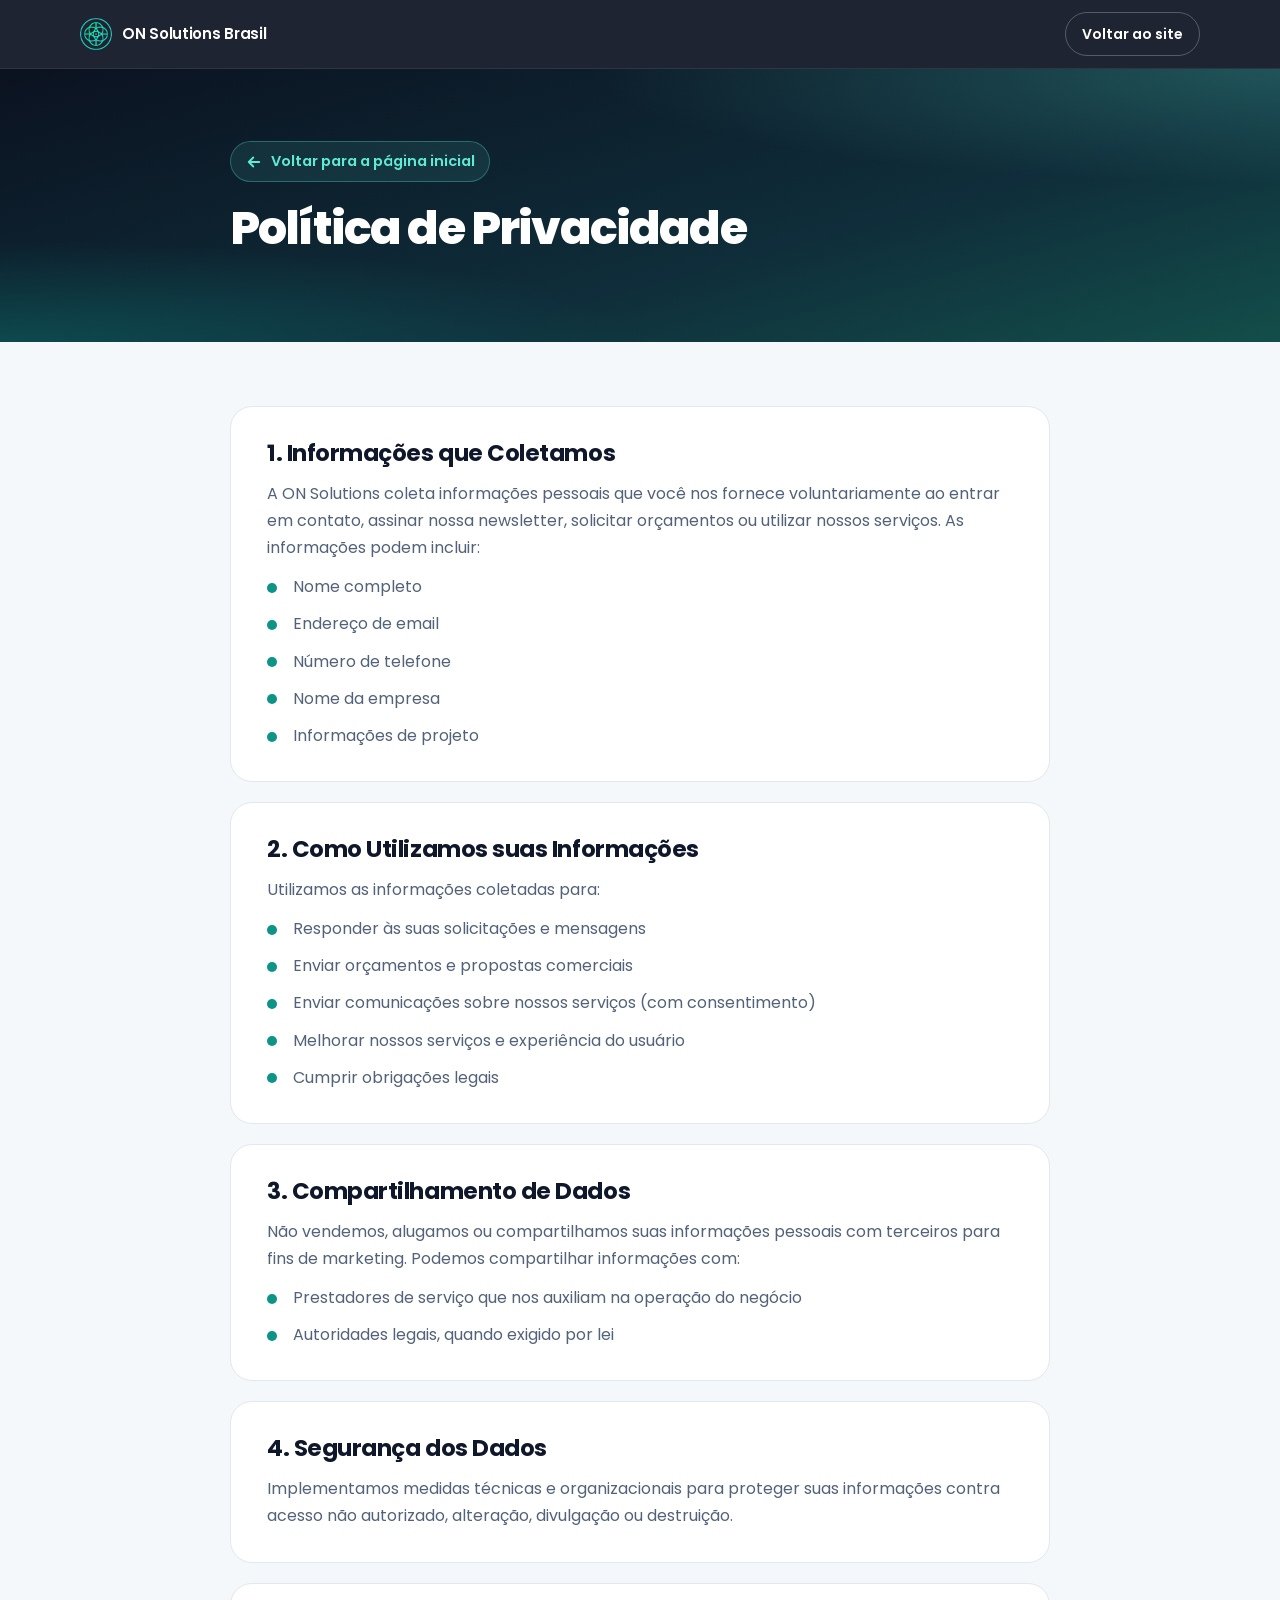
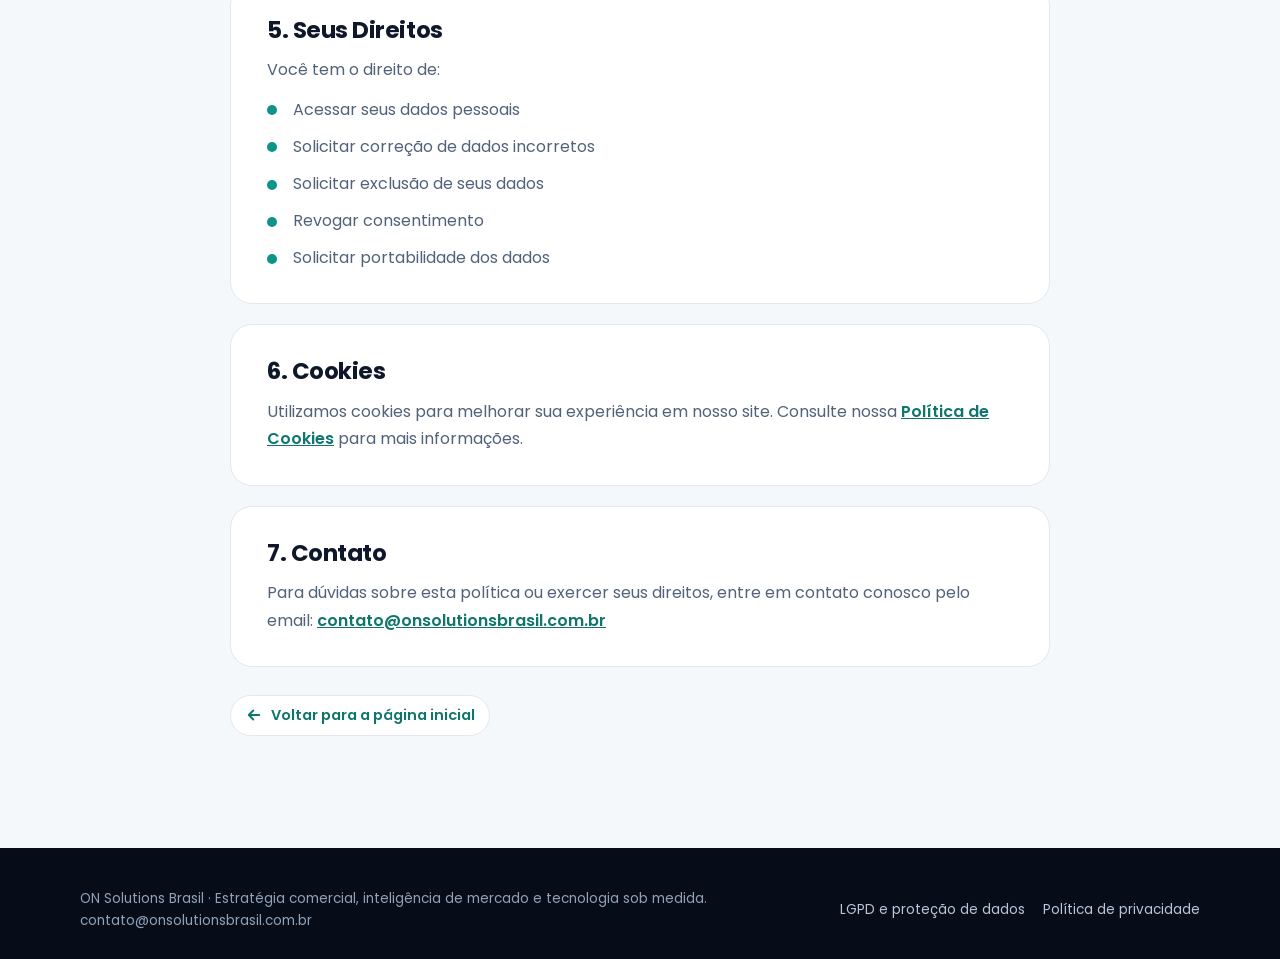
<file: politica-de-privacidade.html>
<!DOCTYPE html>
<html lang="pt-BR">
<head>
<meta charset="UTF-8">
<meta name="viewport" content="width=device-width, initial-scale=1, viewport-fit=cover">
<meta name="theme-color" content="#0B1220">
<title>Política de Privacidade | ON Solutions Brasil</title>
<meta name="robots" content="noindex,follow">
<link rel="icon" type="image/png" sizes="48x48" href="assets/favicon.png?v=3">
<link rel="preconnect" href="https://fonts.googleapis.com">
<link rel="preconnect" href="https://fonts.gstatic.com" crossorigin>
<link href="https://fonts.googleapis.com/css2?family=Poppins:wght@400;500;600;700;800&display=swap" rel="stylesheet">
<link rel="stylesheet" href="assets/styles.css?v=4">
<link rel="stylesheet" href="assets/legal.css?v=1">
</head>
<body>
<header class="top"><div class="w top-in">
  <a class="brand brand-link" href="index.html"><img src="assets/logo.png?v=2" alt="" width="32" height="32"><span>ON Solutions<span class="br"> Brasil</span></span></a>
  <div class="top-r"><a class="top-btn back-top" href="index.html">Voltar ao site</a></div>
</div></header>
<main>
<section class="legal-hero"><div class="w legal-w">
  <a class="back" href="index.html"><svg viewBox="0 0 24 24" aria-hidden="true"><path d="M19 12H5M11 6l-6 6 6 6"/></svg>Voltar para a página inicial</a>
  <h1 class="h">Política de Privacidade</h1>
</div></section>
<section class="legal"><div class="w legal-w">
<div class="doc">
<section class="card"><h2>1. Informações que Coletamos</h2>
<p>A ON Solutions coleta informações pessoais que você nos fornece voluntariamente ao entrar em contato, assinar nossa newsletter, solicitar orçamentos ou utilizar nossos serviços. As informações podem incluir:</p>
<ul><li>Nome completo</li><li>Endereço de email</li><li>Número de telefone</li><li>Nome da empresa</li><li>Informações de projeto</li></ul></section>
<section class="card"><h2>2. Como Utilizamos suas Informações</h2>
<p>Utilizamos as informações coletadas para:</p>
<ul><li>Responder às suas solicitações e mensagens</li><li>Enviar orçamentos e propostas comerciais</li><li>Enviar comunicações sobre nossos serviços (com consentimento)</li><li>Melhorar nossos serviços e experiência do usuário</li><li>Cumprir obrigações legais</li></ul></section>
<section class="card"><h2>3. Compartilhamento de Dados</h2>
<p>Não vendemos, alugamos ou compartilhamos suas informações pessoais com terceiros para fins de marketing. Podemos compartilhar informações com:</p>
<ul><li>Prestadores de serviço que nos auxiliam na operação do negócio</li><li>Autoridades legais, quando exigido por lei</li></ul></section>
<section class="card"><h2>4. Segurança dos Dados</h2>
<p>Implementamos medidas técnicas e organizacionais para proteger suas informações contra acesso não autorizado, alteração, divulgação ou destruição.</p></section>
<section class="card"><h2>5. Seus Direitos</h2>
<p>Você tem o direito de:</p>
<ul><li>Acessar seus dados pessoais</li><li>Solicitar correção de dados incorretos</li><li>Solicitar exclusão de seus dados</li><li>Revogar consentimento</li><li>Solicitar portabilidade dos dados</li></ul></section>
<section class="card"><h2>6. Cookies</h2>
<p>Utilizamos cookies para melhorar sua experiência em nosso site. Consulte nossa <a href="https://onsolutionsbrasil.com.br/politica-de-cookies">Política de Cookies</a> para mais informações.</p></section>
<section class="card"><h2>7. Contato</h2>
<p>Para dúvidas sobre esta política ou exercer seus direitos, entre em contato conosco pelo email: <a href="mailto:contato@onsolutionsbrasil.com.br">contato@onsolutionsbrasil.com.br</a></p></section>
</div>
<p class="legal-back"><a class="back light" href="index.html"><svg viewBox="0 0 24 24" aria-hidden="true"><path d="M19 12H5M11 6l-6 6 6 6"/></svg>Voltar para a página inicial</a></p>
</div></section>
</main>
<footer class="foot legal-foot"><div class="w foot-in">
  <div>ON Solutions Brasil · Estratégia comercial, inteligência de mercado e tecnologia sob medida.<br>contato@onsolutionsbrasil.com.br</div>
  <div class="lk"><a href="lgpd.html">LGPD e proteção de dados</a><a href="politica-de-privacidade.html">Política de privacidade</a></div>
</div></footer>
</body>
</html>
</file>
<file: assets/styles.css>
:root{--ink:#0B1220;--navy:#0F172A;--bg:#F5F8FB;--line:#E2E8F0;--text:#0F172A;--soft:#52627A;--mint:#5EEAD4;--teal:#0D9488;--tealD:#0F766E;--wa:#25D366;--waD:#1EBE5B;--font:"Poppins","Segoe UI",system-ui,-apple-system,sans-serif}
*,*::before,*::after{box-sizing:border-box}
html{scroll-behavior:smooth;-webkit-text-size-adjust:100%}
body{margin:0;font-family:var(--font);color:var(--text);background:var(--bg);line-height:1.55;font-size:16px;-webkit-font-smoothing:antialiased;overflow-x:hidden}
h1,h2,h3,p,ul{margin:0}
ul{padding:0;list-style:none}
a{color:inherit}
img{display:block;max-width:100%}
.w{width:min(1120px,100% - 32px);margin-inline:auto}
:focus-visible{outline:3px solid var(--teal);outline-offset:3px;border-radius:10px}
.top :focus-visible,.hero :focus-visible,.proof :focus-visible,.final :focus-visible,.sticky :focus-visible{outline-color:var(--mint)}
.top{position:sticky;top:0;z-index:50;background:rgba(11,18,32,.92);backdrop-filter:blur(12px);-webkit-backdrop-filter:blur(12px);border-bottom:1px solid rgba(255,255,255,.08)}
.top-in{display:flex;align-items:center;justify-content:space-between;height:60px;gap:12px}
.brand{display:flex;align-items:center;gap:10px;color:#fff;font-weight:600;font-size:15px;letter-spacing:-.02em;white-space:nowrap}
.brand img{width:32px;height:32px}
.top-r{display:flex;align-items:center;gap:18px}
.top-phone{display:none;color:#CBD5E1;font-weight:500;font-size:15px;text-decoration:none}
.top-phone:hover{color:var(--mint)}
.top-btn{display:inline-flex;align-items:center;gap:8px;background:var(--wa);color:#06240F;font-weight:700;font-size:14px;padding:10px 16px;border-radius:999px;text-decoration:none;white-space:nowrap}
.top-btn svg{width:18px;height:18px;fill:currentColor}
@media(max-width:400px){.brand .br{display:none}}
.hero{background:radial-gradient(90% 70% at 100% 0%,rgba(94,234,212,.22),transparent 60%),radial-gradient(80% 60% at 0% 100%,rgba(13,148,136,.32),transparent 62%),linear-gradient(165deg,#0B1220 0%,#0F2D3A 62%,#134E4A 100%);color:#fff;padding:26px 0 44px}
.hero-grid{display:grid;gap:26px}
.badge{display:inline-flex;align-items:center;gap:8px;font-size:13px;font-weight:600;color:var(--mint);background:rgba(94,234,212,.10);border:1px solid rgba(94,234,212,.30);padding:6px 12px;border-radius:999px}
.badge i{width:8px;height:8px;border-radius:50%;background:var(--mint);animation:ping 2s infinite}
@keyframes ping{0%{box-shadow:0 0 0 0 rgba(94,234,212,.6)}70%,100%{box-shadow:0 0 0 10px rgba(94,234,212,0)}}
.h{font-size:clamp(29px,8.4vw,54px);line-height:1.05;font-weight:800;letter-spacing:-.04em;margin-top:16px}
.h mark{background:none;color:var(--mint)}
.sub{margin-top:14px;font-size:clamp(17px,4.5vw,20px);line-height:1.45;color:#CBD7E4;max-width:560px}
.points{display:none}
.cta{position:relative;display:flex;align-items:center;justify-content:center;gap:12px;width:100%;min-height:62px;padding:16px 22px;border-radius:18px;background:var(--wa);color:#06240F;font-family:inherit;font-weight:700;font-size:18px;line-height:1.2;text-decoration:none;text-align:center;box-shadow:0 14px 34px -10px rgba(37,211,102,.65),inset 0 -3px 0 rgba(0,0,0,.12);overflow:hidden;transition:transform .15s,background .15s;-webkit-tap-highlight-color:transparent}
.cta:hover{background:var(--waD)}
.cta:active{transform:translateY(1px) scale(.99)}
.cta svg{width:26px;height:26px;flex:none;fill:currentColor}
.cta .arr{width:22px;height:22px;fill:none;stroke:currentColor;stroke-width:2.6;stroke-linecap:round;stroke-linejoin:round}
.cta::after{content:"";position:absolute;inset:0;background:linear-gradient(110deg,transparent 30%,rgba(255,255,255,.45) 50%,transparent 70%);transform:translateX(-120%);animation:shine 3.4s ease-in-out infinite;pointer-events:none}
@keyframes shine{0%,55%{transform:translateX(-120%)}100%{transform:translateX(120%)}}
.trust{display:flex;flex-wrap:wrap;gap:8px 16px;margin-top:16px;font-size:13.5px;color:#B7C6D8}
.trust span{display:inline-flex;align-items:center;gap:7px}
.trust span::before,.points li::before,.offer li::before{content:"";flex:none;width:16px;height:16px;border-radius:50%;background:var(--mint) url("data:image/svg+xml,%3Csvg xmlns='http://www.w3.org/2000/svg' viewBox='0 0 24 24' fill='none' stroke='%230B1220' stroke-width='4' stroke-linecap='round' stroke-linejoin='round'%3E%3Cpath d='M5 12.5l4.5 4.5L19 7.5'/%3E%3C/svg%3E") center/10px no-repeat}
.chat{display:block;text-decoration:none;color:#fff;background:rgba(255,255,255,.06);border:1px solid rgba(255,255,255,.14);border-radius:24px;padding:14px;backdrop-filter:blur(8px);-webkit-backdrop-filter:blur(8px)}
.chat-head{display:flex;align-items:center;gap:10px;padding:4px 6px 12px;border-bottom:1px solid rgba(255,255,255,.10)}
.chat-head img{width:38px;height:38px;border-radius:50%;background:#0B1220;padding:4px}
.chat-head b{display:block;font-size:15px;line-height:1.2}
.chat-head small{font-size:12px;color:#9FB2C7}
.chat-body{padding:16px 4px 4px;display:flex;flex-direction:column;gap:12px}
.bubble{align-self:flex-end;max-width:92%;background:#005C4B;color:#E9FFF7;border-radius:16px 16px 4px 16px;padding:12px 14px;font-size:15px;line-height:1.45;box-shadow:0 8px 18px -10px rgba(0,0,0,.6)}
.chat-hint{font-size:12.5px;color:#9FB2C7;text-align:center}
.sec{padding:52px 0}
.sec-w{background:#fff}
.eyebrow{font-size:13px;font-weight:700;color:var(--tealD);letter-spacing:.02em}
.t2{font-size:clamp(26px,6.8vw,40px);line-height:1.1;font-weight:800;letter-spacing:-.035em;margin-top:8px}
.lead2{margin-top:12px;color:var(--soft);font-size:16.5px;max-width:620px}
.pains{display:grid;gap:12px;margin-top:24px}
.pain{display:flex;align-items:center;gap:14px;width:100%;min-height:68px;padding:14px 16px;border-radius:18px;background:#fff;border:1.5px solid var(--line);font-family:inherit;font-weight:600;font-size:17px;line-height:1.3;letter-spacing:-.01em;color:inherit;text-align:left;cursor:pointer;transition:border-color .15s,background .15s,transform .15s;-webkit-tap-highlight-color:transparent}
.pain:hover{border-color:#9DDBB8}
.pain:active{transform:scale(.99)}
.pain .qt{flex:1}
.pain .ck{flex:none;width:30px;height:30px;border-radius:50%;border:2px solid #C5D0DD;display:grid;place-items:center;transition:background .15s,border-color .15s}
.pain .ck svg{width:16px;height:16px;fill:none;stroke:#fff;stroke-width:3.4;stroke-linecap:round;stroke-linejoin:round;opacity:0}
.pain[aria-pressed=true]{border-color:var(--wa);background:#F0FFF6}
.pain[aria-pressed=true] .ck{background:var(--wa);border-color:var(--wa)}
.pain[aria-pressed=true] .ck svg{opacity:1}
.pains-hint{margin-top:14px;font-size:14px;color:var(--soft);text-align:center;min-height:21px}
.bens{display:grid;gap:14px;margin-top:26px}
.ben{background:var(--bg);border:1px solid var(--line);border-radius:20px;padding:20px}
.bi{width:46px;height:46px;border-radius:14px;background:linear-gradient(135deg,#0F2D3A,#134E4A);display:grid;place-items:center;margin-bottom:14px}
.bi svg{width:24px;height:24px;stroke:var(--mint);fill:none;stroke-width:2;stroke-linecap:round;stroke-linejoin:round}
.ben h3{font-size:18px;font-weight:700;letter-spacing:-.02em;line-height:1.25}
.ben p{margin-top:6px;color:var(--soft);font-size:15px}
.proof{background:#0B1220;color:#fff}
.proof .eyebrow{color:var(--mint)}
.stats{display:grid;grid-template-columns:1fr 1fr;gap:12px;margin-top:22px}
.stat{background:rgba(255,255,255,.06);border:1px solid rgba(255,255,255,.12);border-radius:18px;padding:16px}
.stat b{display:block;font-size:34px;font-weight:800;letter-spacing:-.04em;line-height:1;color:var(--mint)}
.stat span{display:block;margin-top:6px;font-size:13px;color:#B7C6D8}
.stat.wide{grid-column:1/-1}
.stat.wide b{font-size:26px}
.marq{margin-top:22px;overflow-x:auto;scrollbar-width:none;-webkit-mask-image:linear-gradient(90deg,transparent,#000 8%,#000 92%,transparent);mask-image:linear-gradient(90deg,transparent,#000 8%,#000 92%,transparent)}
.marq::-webkit-scrollbar{display:none}
.marq.is-looping{overflow:hidden}
.track{display:flex;width:max-content}
.marq.is-looping .track{animation:mq var(--dur,40s) linear infinite;will-change:transform}
.marq.is-looping.is-paused .track{animation-play-state:paused}
@keyframes mq{to{transform:translateX(-50%)}}
.chip{flex:none;width:168px;height:64px;margin-right:12px;background:#fff;border-radius:14px;display:flex;align-items:center;justify-content:center;padding:10px 16px}
.chip img{max-width:136px;max-height:42px;width:auto;height:auto;object-fit:contain}
.chip .wm{font-weight:700;font-size:19px;letter-spacing:-.03em;color:#0F172A}
.steps2{display:grid;gap:12px;margin-top:24px}
.st{display:flex;gap:16px;align-items:flex-start;background:#fff;border:1px solid var(--line);border-radius:20px;padding:18px}
.st .n{flex:none;width:44px;height:44px;border-radius:14px;background:var(--navy);color:var(--mint);font-weight:800;font-size:20px;display:grid;place-items:center}
.st b{display:block;font-size:17px;line-height:1.3}
.st p{color:var(--soft);font-size:15px;margin-top:2px}
.offer{background:linear-gradient(160deg,#0F2D3A,#134E4A);border-radius:26px;color:#fff;padding:26px 22px}
.offer .t2{margin-top:6px}
.offer ul{display:grid;gap:12px;margin:18px 0 24px}
.offer li{display:flex;gap:12px;align-items:flex-start;font-size:16.5px;line-height:1.4}
.offer li::before{margin-top:2px;width:20px;height:20px;background-size:12px}
.faq{display:grid;gap:10px;margin-top:22px}
details{background:#fff;border:1px solid var(--line);border-radius:16px}
summary{cursor:pointer;list-style:none;padding:18px;font-weight:600;font-size:16.5px;display:flex;justify-content:space-between;gap:12px;align-items:center;min-height:58px;-webkit-tap-highlight-color:transparent}
summary::-webkit-details-marker{display:none}
summary::after{content:"+";font-size:26px;line-height:1;color:var(--tealD);flex:none}
details[open] summary::after{content:"–"}
details p{padding:0 18px 18px;color:var(--soft);font-size:15.5px}
.final{background:radial-gradient(90% 80% at 50% 0%,rgba(94,234,212,.18),transparent 60%),#0B1220;color:#fff;text-align:center;padding:58px 0 64px}
.final .h2{font-size:clamp(28px,7.4vw,44px);font-weight:800;letter-spacing:-.04em;line-height:1.08}
.final p.lead3{color:#C0CEDC;margin:14px auto 26px;max-width:520px;font-size:16.5px}
.note{margin-top:14px;font-size:13.5px;color:#93A7BD}
.foot{background:#070D18;color:#8FA2B8;padding:28px 0 calc(28px + 84px);font-size:13.5px}
.foot-in{display:grid;gap:14px}
.foot a{color:#B7C6D8;text-decoration:none}
.foot a:hover{text-decoration:underline}
.foot .lk{display:flex;flex-wrap:wrap;gap:6px 18px}
.sticky{position:fixed;left:0;right:0;bottom:0;z-index:60;padding:10px 14px calc(10px + env(safe-area-inset-bottom));background:rgba(11,18,32,.94);backdrop-filter:blur(12px);-webkit-backdrop-filter:blur(12px);border-top:1px solid rgba(255,255,255,.10);animation:up .5s .5s both}
@keyframes up{from{transform:translateY(110%)}to{transform:none}}
.sticky .cta{min-height:58px;font-size:17px;max-width:520px;margin-inline:auto;box-shadow:0 10px 26px -10px rgba(37,211,102,.6),inset 0 -3px 0 rgba(0,0,0,.12)}
.idx{display:grid;gap:12px;margin-top:22px}
.idx a{display:block;background:#fff;border:1px solid var(--line);border-radius:16px;padding:16px;text-decoration:none}
.idx b{display:block;font-size:17px}
.idx span{display:block;color:var(--soft);font-size:14.5px;margin-top:2px}
.idx code{display:block;margin-top:8px;font-size:12.5px;background:var(--bg);padding:6px 8px;border-radius:8px;word-break:break-all;color:#334155}
@media(max-width:430px){.cta .arr{display:none}.cta{padding:16px 16px;font-size:17px;gap:10px}}
@media(max-width:380px){.cta,.sticky .cta{font-size:16px;gap:10px;padding:14px 14px}}
@media(max-width:340px){.cta,.sticky .cta{font-size:14.5px;gap:8px;padding:14px 10px}.cta svg{width:22px;height:22px}}
@media(min-width:860px){.top-in{height:68px}.top-phone{display:block}.hero{padding:64px 0 88px}.hero-grid{grid-template-columns:1.1fr .9fr;align-items:center;gap:56px}.points{display:grid;gap:10px;margin-top:20px;font-size:16.5px;color:#E2E8F0}.points li{display:flex;gap:10px;align-items:center}.sec{padding:84px 0}.pains{grid-template-columns:1fr 1fr}.bens{grid-template-columns:repeat(4,1fr)}.steps2{grid-template-columns:repeat(3,1fr)}.stats{grid-template-columns:repeat(3,1fr)}.stat.wide{grid-column:auto}.offer{padding:44px 48px;display:grid;grid-template-columns:1.2fr 1fr;gap:32px;align-items:center}.offer ul{margin:0}.foot-in{grid-template-columns:1fr auto;align-items:center}.faq{max-width:820px;margin-inline:auto}}
.w{width:min(1120px,100% - 40px)}
body{line-height:1.6}
.top{transition:transform .3s ease}
.top.hide{transform:translateY(-100%)}
.hero{padding:40px 0 64px}
.hero-grid{gap:40px}
.h{margin-top:22px;line-height:1.08}
.badge{padding:7px 14px}
.sub{margin-top:22px;line-height:1.6}
.trust{margin-top:30px;gap:12px 20px}
.chat{padding:20px;border-radius:28px}
.chat-head{padding:4px 6px 16px}
.chat-body{padding:22px 4px 6px;gap:16px}
.bubble{padding:15px 17px}
.sec{padding:76px 0}
.t2{margin-top:14px;line-height:1.14}
.lead2{margin-top:18px;line-height:1.65;max-width:600px}
.pains{margin-top:36px;gap:16px}
.pain{min-height:80px;padding:18px 20px;line-height:1.4}
.pains-hint{margin-top:22px}
.bens{margin-top:40px;gap:20px}
.ben{padding:28px 26px;border-radius:22px}
.bi{margin-bottom:20px}
.ben p{margin-top:10px;line-height:1.6}
.stats{margin-top:34px;gap:16px}
.stat{padding:22px}
.marq{margin-top:36px}
.chip{width:176px;height:70px;margin-right:16px}
.steps2{margin-top:34px;gap:16px}
.st{padding:24px 22px;gap:18px;border-radius:22px}
.st p{margin-top:6px;line-height:1.6}
.offer{padding:34px 26px;border-radius:28px}
.offer .t2{margin-top:10px}
.offer ul{gap:16px;margin:24px 0 0}
.faq{margin-top:34px;gap:14px}
summary{padding:22px}
details p{padding:0 22px 22px;line-height:1.7}
.final{padding:84px 0 92px}
.final p.lead3{margin:20px auto 0;line-height:1.65}
.note{margin-top:18px}
.foot{padding-top:40px}
.idx{gap:18px;margin-top:32px}
.idx a{padding:22px}
@media(max-width:380px){.w{width:min(1120px,100% - 32px)}}
@media(min-width:860px){.w{width:min(1120px,100% - 64px)}.hero{padding:96px 0 120px}.hero-grid{gap:80px}.sec{padding:120px 0}.lead2{font-size:17.5px}.pains{gap:20px}.bens{gap:24px}.steps2{gap:20px}.offer{padding:52px 56px;gap:48px}.final{padding:112px 0 120px}}
@media(prefers-reduced-motion:reduce){*{animation:none!important;transition:none!important}html{scroll-behavior:auto}}
#duvidas .faq-w{text-align:center}
#duvidas .faq-w .eyebrow,#duvidas .faq-w .t2{text-align:center}
#duvidas .faq{max-width:640px;margin-inline:auto;text-align:left}
@media(min-width:860px){#duvidas .faq-w{max-width:820px;margin-inline:auto}#duvidas .faq{max-width:820px}}
</file>
<file: lp/automacao-de-processos/assets/styles.css>
:root{--ink:#0B1220;--navy:#0F172A;--bg:#F5F8FB;--line:#E2E8F0;--text:#0F172A;--soft:#52627A;--mint:#5EEAD4;--teal:#0D9488;--tealD:#0F766E;--wa:#25D366;--waD:#1EBE5B;--font:"Poppins","Segoe UI",system-ui,-apple-system,sans-serif}
*,*::before,*::after{box-sizing:border-box}
html{scroll-behavior:smooth;-webkit-text-size-adjust:100%}
body{margin:0;font-family:var(--font);color:var(--text);background:var(--bg);line-height:1.55;font-size:16px;-webkit-font-smoothing:antialiased;overflow-x:hidden}
h1,h2,h3,p,ul{margin:0}
ul{padding:0;list-style:none}
a{color:inherit}
img{display:block;max-width:100%}
.w{width:min(1120px,100% - 32px);margin-inline:auto}
:focus-visible{outline:3px solid var(--teal);outline-offset:3px;border-radius:10px}
.top :focus-visible,.hero :focus-visible,.proof :focus-visible,.final :focus-visible,.sticky :focus-visible{outline-color:var(--mint)}
.top{position:sticky;top:0;z-index:50;background:rgba(11,18,32,.92);backdrop-filter:blur(12px);-webkit-backdrop-filter:blur(12px);border-bottom:1px solid rgba(255,255,255,.08)}
.top-in{display:flex;align-items:center;justify-content:space-between;height:60px;gap:12px}
.brand{display:flex;align-items:center;gap:10px;color:#fff;font-weight:600;font-size:15px;letter-spacing:-.02em;white-space:nowrap}
.brand img{width:32px;height:32px}
.top-r{display:flex;align-items:center;gap:18px}
.top-phone{display:none;color:#CBD5E1;font-weight:500;font-size:15px;text-decoration:none}
.top-phone:hover{color:var(--mint)}
.top-btn{display:inline-flex;align-items:center;gap:8px;background:var(--wa);color:#06240F;font-weight:700;font-size:14px;padding:10px 16px;border-radius:999px;text-decoration:none;white-space:nowrap}
.top-btn svg{width:18px;height:18px;fill:currentColor}
@media(max-width:400px){.brand .br{display:none}}
.hero{background:radial-gradient(90% 70% at 100% 0%,rgba(94,234,212,.22),transparent 60%),radial-gradient(80% 60% at 0% 100%,rgba(13,148,136,.32),transparent 62%),linear-gradient(165deg,#0B1220 0%,#0F2D3A 62%,#134E4A 100%);color:#fff;padding:26px 0 44px}
.hero-grid{display:grid;gap:26px}
.badge{display:inline-flex;align-items:center;gap:8px;font-size:13px;font-weight:600;color:var(--mint);background:rgba(94,234,212,.10);border:1px solid rgba(94,234,212,.30);padding:6px 12px;border-radius:999px}
.badge i{width:8px;height:8px;border-radius:50%;background:var(--mint);animation:ping 2s infinite}
@keyframes ping{0%{box-shadow:0 0 0 0 rgba(94,234,212,.6)}70%,100%{box-shadow:0 0 0 10px rgba(94,234,212,0)}}
.h{font-size:clamp(29px,8.4vw,54px);line-height:1.05;font-weight:800;letter-spacing:-.04em;margin-top:16px}
.h mark{background:none;color:var(--mint)}
.sub{margin-top:14px;font-size:clamp(17px,4.5vw,20px);line-height:1.45;color:#CBD7E4;max-width:560px}
.points{display:none}
.cta{position:relative;display:flex;align-items:center;justify-content:center;gap:12px;width:100%;min-height:62px;padding:16px 22px;border-radius:18px;background:var(--wa);color:#06240F;font-family:inherit;font-weight:700;font-size:18px;line-height:1.2;text-decoration:none;text-align:center;box-shadow:0 14px 34px -10px rgba(37,211,102,.65),inset 0 -3px 0 rgba(0,0,0,.12);overflow:hidden;transition:transform .15s,background .15s;-webkit-tap-highlight-color:transparent}
.cta:hover{background:var(--waD)}
.cta:active{transform:translateY(1px) scale(.99)}
.cta svg{width:26px;height:26px;flex:none;fill:currentColor}
.cta .arr{width:22px;height:22px;fill:none;stroke:currentColor;stroke-width:2.6;stroke-linecap:round;stroke-linejoin:round}
.cta::after{content:"";position:absolute;inset:0;background:linear-gradient(110deg,transparent 30%,rgba(255,255,255,.45) 50%,transparent 70%);transform:translateX(-120%);animation:shine 3.4s ease-in-out infinite;pointer-events:none}
@keyframes shine{0%,55%{transform:translateX(-120%)}100%{transform:translateX(120%)}}
.trust{display:flex;flex-wrap:wrap;gap:8px 16px;margin-top:16px;font-size:13.5px;color:#B7C6D8}
.trust span{display:inline-flex;align-items:center;gap:7px}
.trust span::before,.points li::before,.offer li::before{content:"";flex:none;width:16px;height:16px;border-radius:50%;background:var(--mint) url("data:image/svg+xml,%3Csvg xmlns='http://www.w3.org/2000/svg' viewBox='0 0 24 24' fill='none' stroke='%230B1220' stroke-width='4' stroke-linecap='round' stroke-linejoin='round'%3E%3Cpath d='M5 12.5l4.5 4.5L19 7.5'/%3E%3C/svg%3E") center/10px no-repeat}
.chat{display:block;text-decoration:none;color:#fff;background:rgba(255,255,255,.06);border:1px solid rgba(255,255,255,.14);border-radius:24px;padding:14px;backdrop-filter:blur(8px);-webkit-backdrop-filter:blur(8px)}
.chat-head{display:flex;align-items:center;gap:10px;padding:4px 6px 12px;border-bottom:1px solid rgba(255,255,255,.10)}
.chat-head img{width:38px;height:38px;border-radius:50%;background:#0B1220;padding:4px}
.chat-head b{display:block;font-size:15px;line-height:1.2}
.chat-head small{font-size:12px;color:#9FB2C7}
.chat-body{padding:16px 4px 4px;display:flex;flex-direction:column;gap:12px}
.bubble{align-self:flex-end;max-width:92%;background:#005C4B;color:#E9FFF7;border-radius:16px 16px 4px 16px;padding:12px 14px;font-size:15px;line-height:1.45;box-shadow:0 8px 18px -10px rgba(0,0,0,.6)}
.chat-hint{font-size:12.5px;color:#9FB2C7;text-align:center}
.sec{padding:52px 0}
.sec-w{background:#fff}
.eyebrow{font-size:13px;font-weight:700;color:var(--tealD);letter-spacing:.02em}
.t2{font-size:clamp(26px,6.8vw,40px);line-height:1.1;font-weight:800;letter-spacing:-.035em;margin-top:8px}
.lead2{margin-top:12px;color:var(--soft);font-size:16.5px;max-width:620px}
.pains{display:grid;gap:12px;margin-top:24px}
.pain{display:flex;align-items:center;gap:14px;width:100%;min-height:68px;padding:14px 16px;border-radius:18px;background:#fff;border:1.5px solid var(--line);font-family:inherit;font-weight:600;font-size:17px;line-height:1.3;letter-spacing:-.01em;color:inherit;text-align:left;cursor:pointer;transition:border-color .15s,background .15s,transform .15s;-webkit-tap-highlight-color:transparent}
.pain:hover{border-color:#9DDBB8}
.pain:active{transform:scale(.99)}
.pain .qt{flex:1}
.pain .ck{flex:none;width:30px;height:30px;border-radius:50%;border:2px solid #C5D0DD;display:grid;place-items:center;transition:background .15s,border-color .15s}
.pain .ck svg{width:16px;height:16px;fill:none;stroke:#fff;stroke-width:3.4;stroke-linecap:round;stroke-linejoin:round;opacity:0}
.pain[aria-pressed=true]{border-color:var(--wa);background:#F0FFF6}
.pain[aria-pressed=true] .ck{background:var(--wa);border-color:var(--wa)}
.pain[aria-pressed=true] .ck svg{opacity:1}
.pains-hint{margin-top:14px;font-size:14px;color:var(--soft);text-align:center;min-height:21px}
.bens{display:grid;gap:14px;margin-top:26px}
.ben{background:var(--bg);border:1px solid var(--line);border-radius:20px;padding:20px}
.bi{width:46px;height:46px;border-radius:14px;background:linear-gradient(135deg,#0F2D3A,#134E4A);display:grid;place-items:center;margin-bottom:14px}
.bi svg{width:24px;height:24px;stroke:var(--mint);fill:none;stroke-width:2;stroke-linecap:round;stroke-linejoin:round}
.ben h3{font-size:18px;font-weight:700;letter-spacing:-.02em;line-height:1.25}
.ben p{margin-top:6px;color:var(--soft);font-size:15px}
.proof{background:#0B1220;color:#fff}
.proof .eyebrow{color:var(--mint)}
.stats{display:grid;grid-template-columns:1fr 1fr;gap:12px;margin-top:22px}
.stat{background:rgba(255,255,255,.06);border:1px solid rgba(255,255,255,.12);border-radius:18px;padding:16px}
.stat b{display:block;font-size:34px;font-weight:800;letter-spacing:-.04em;line-height:1;color:var(--mint)}
.stat span{display:block;margin-top:6px;font-size:13px;color:#B7C6D8}
.stat.wide{grid-column:1/-1}
.stat.wide b{font-size:26px}
.marq{margin-top:22px;overflow-x:auto;scrollbar-width:none;-webkit-mask-image:linear-gradient(90deg,transparent,#000 8%,#000 92%,transparent);mask-image:linear-gradient(90deg,transparent,#000 8%,#000 92%,transparent)}
.marq::-webkit-scrollbar{display:none}
.marq.is-looping{overflow:hidden}
.track{display:flex;width:max-content}
.marq.is-looping .track{animation:mq var(--dur,40s) linear infinite;will-change:transform}
.marq.is-looping.is-paused .track{animation-play-state:paused}
@keyframes mq{to{transform:translateX(-50%)}}
.chip{flex:none;width:168px;height:64px;margin-right:12px;background:#fff;border-radius:14px;display:flex;align-items:center;justify-content:center;padding:10px 16px}
.chip img{max-width:136px;max-height:42px;width:auto;height:auto;object-fit:contain}
.chip .wm{font-weight:700;font-size:19px;letter-spacing:-.03em;color:#0F172A}
.steps2{display:grid;gap:12px;margin-top:24px}
.st{display:flex;gap:16px;align-items:flex-start;background:#fff;border:1px solid var(--line);border-radius:20px;padding:18px}
.st .n{flex:none;width:44px;height:44px;border-radius:14px;background:var(--navy);color:var(--mint);font-weight:800;font-size:20px;display:grid;place-items:center}
.st b{display:block;font-size:17px;line-height:1.3}
.st p{color:var(--soft);font-size:15px;margin-top:2px}
.offer{background:linear-gradient(160deg,#0F2D3A,#134E4A);border-radius:26px;color:#fff;padding:26px 22px}
.offer .t2{margin-top:6px}
.offer ul{display:grid;gap:12px;margin:18px 0 24px}
.offer li{display:flex;gap:12px;align-items:flex-start;font-size:16.5px;line-height:1.4}
.offer li::before{margin-top:2px;width:20px;height:20px;background-size:12px}
.faq{display:grid;gap:10px;margin-top:22px}
details{background:#fff;border:1px solid var(--line);border-radius:16px}
summary{cursor:pointer;list-style:none;padding:18px;font-weight:600;font-size:16.5px;display:flex;justify-content:space-between;gap:12px;align-items:center;min-height:58px;-webkit-tap-highlight-color:transparent}
summary::-webkit-details-marker{display:none}
summary::after{content:"+";font-size:26px;line-height:1;color:var(--tealD);flex:none}
details[open] summary::after{content:"–"}
details p{padding:0 18px 18px;color:var(--soft);font-size:15.5px}
.final{background:radial-gradient(90% 80% at 50% 0%,rgba(94,234,212,.18),transparent 60%),#0B1220;color:#fff;text-align:center;padding:58px 0 64px}
.final .h2{font-size:clamp(28px,7.4vw,44px);font-weight:800;letter-spacing:-.04em;line-height:1.08}
.final p.lead3{color:#C0CEDC;margin:14px auto 26px;max-width:520px;font-size:16.5px}
.note{margin-top:14px;font-size:13.5px;color:#93A7BD}
.foot{background:#070D18;color:#8FA2B8;padding:28px 0 calc(28px + 84px);font-size:13.5px}
.foot-in{display:grid;gap:14px}
.foot a{color:#B7C6D8;text-decoration:none}
.foot a:hover{text-decoration:underline}
.foot .lk{display:flex;flex-wrap:wrap;gap:6px 18px}
.sticky{position:fixed;left:0;right:0;bottom:0;z-index:60;padding:10px 14px calc(10px + env(safe-area-inset-bottom));background:rgba(11,18,32,.94);backdrop-filter:blur(12px);-webkit-backdrop-filter:blur(12px);border-top:1px solid rgba(255,255,255,.10);animation:up .5s .5s both}
@keyframes up{from{transform:translateY(110%)}to{transform:none}}
.sticky .cta{min-height:58px;font-size:17px;max-width:520px;margin-inline:auto;box-shadow:0 10px 26px -10px rgba(37,211,102,.6),inset 0 -3px 0 rgba(0,0,0,.12)}
.idx{display:grid;gap:12px;margin-top:22px}
.idx a{display:block;background:#fff;border:1px solid var(--line);border-radius:16px;padding:16px;text-decoration:none}
.idx b{display:block;font-size:17px}
.idx span{display:block;color:var(--soft);font-size:14.5px;margin-top:2px}
.idx code{display:block;margin-top:8px;font-size:12.5px;background:var(--bg);padding:6px 8px;border-radius:8px;word-break:break-all;color:#334155}
@media(max-width:430px){.cta .arr{display:none}.cta{padding:16px 16px;font-size:17px;gap:10px}}
@media(max-width:380px){.cta,.sticky .cta{font-size:16px;gap:10px;padding:14px 14px}}
@media(max-width:340px){.cta,.sticky .cta{font-size:14.5px;gap:8px;padding:14px 10px}.cta svg{width:22px;height:22px}}
@media(min-width:860px){.top-in{height:68px}.top-phone{display:block}.hero{padding:64px 0 88px}.hero-grid{grid-template-columns:1.1fr .9fr;align-items:center;gap:56px}.points{display:grid;gap:10px;margin-top:20px;font-size:16.5px;color:#E2E8F0}.points li{display:flex;gap:10px;align-items:center}.sec{padding:84px 0}.pains{grid-template-columns:1fr 1fr}.bens{grid-template-columns:repeat(4,1fr)}.steps2{grid-template-columns:repeat(3,1fr)}.stats{grid-template-columns:repeat(3,1fr)}.stat.wide{grid-column:auto}.offer{padding:44px 48px;display:grid;grid-template-columns:1.2fr 1fr;gap:32px;align-items:center}.offer ul{margin:0}.foot-in{grid-template-columns:1fr auto;align-items:center}.faq{max-width:820px}}
.w{width:min(1120px,100% - 40px)}
body{line-height:1.6}
.top{transition:transform .3s ease}
.top.hide{transform:translateY(-100%)}
.hero{padding:40px 0 64px}
.hero-grid{gap:40px}
.h{margin-top:22px;line-height:1.08}
.badge{padding:7px 14px}
.sub{margin-top:22px;line-height:1.6}
.trust{margin-top:30px;gap:12px 20px}
.chat{padding:20px;border-radius:28px}
.chat-head{padding:4px 6px 16px}
.chat-body{padding:22px 4px 6px;gap:16px}
.bubble{padding:15px 17px}
.sec{padding:76px 0}
.t2{margin-top:14px;line-height:1.14}
.lead2{margin-top:18px;line-height:1.65;max-width:600px}
.pains{margin-top:36px;gap:16px}
.pain{min-height:80px;padding:18px 20px;line-height:1.4}
.pains-hint{margin-top:22px}
.bens{margin-top:40px;gap:20px}
.ben{padding:28px 26px;border-radius:22px}
.bi{margin-bottom:20px}
.ben p{margin-top:10px;line-height:1.6}
.stats{margin-top:34px;gap:16px}
.stat{padding:22px}
.marq{margin-top:36px}
.chip{width:176px;height:70px;margin-right:16px}
.steps2{margin-top:34px;gap:16px}
.st{padding:24px 22px;gap:18px;border-radius:22px}
.st p{margin-top:6px;line-height:1.6}
.offer{padding:34px 26px;border-radius:28px}
.offer .t2{margin-top:10px}
.offer ul{gap:16px;margin:24px 0 0}
.faq{margin-top:34px;gap:14px}
summary{padding:22px}
details p{padding:0 22px 22px;line-height:1.7}
.final{padding:84px 0 92px}
.final p.lead3{margin:20px auto 0;line-height:1.65}
.note{margin-top:18px}
.foot{padding-top:40px}
.idx{gap:18px;margin-top:32px}
.idx a{padding:22px}
@media(max-width:380px){.w{width:min(1120px,100% - 32px)}}
@media(min-width:860px){.w{width:min(1120px,100% - 64px)}.hero{padding:96px 0 120px}.hero-grid{gap:80px}.sec{padding:120px 0}.lead2{font-size:17.5px}.pains{gap:20px}.bens{gap:24px}.steps2{gap:20px}.offer{padding:52px 56px;gap:48px}.final{padding:112px 0 120px}}
@media(prefers-reduced-motion:reduce){*{animation:none!important;transition:none!important}html{scroll-behavior:auto}}
</file>
<file: assets/legal.css>
﻿.legal-hero{background:radial-gradient(90% 70% at 100% 0%,rgba(94,234,212,.22),transparent 60%),radial-gradient(80% 60% at 0% 100%,rgba(13,148,136,.32),transparent 62%),linear-gradient(165deg,#0B1220 0%,#0F2D3A 62%,#134E4A 100%);color:#fff;padding:40px 0 56px}
.back{display:inline-flex;align-items:center;gap:8px;color:var(--mint);font-weight:600;font-size:14.5px;text-decoration:none;padding:8px 14px;border:1px solid rgba(94,234,212,.30);background:rgba(94,234,212,.10);border-radius:999px}
.back:hover{background:rgba(94,234,212,.18)}
.back svg{width:18px;height:18px;fill:none;stroke:currentColor;stroke-width:2.4;stroke-linecap:round;stroke-linejoin:round}
.back.light{color:var(--tealD);border-color:var(--line);background:#fff}
.legal-hero .h{margin-top:22px;font-size:clamp(28px,7.4vw,46px)}
.top-btn.back-top{background:transparent;color:#fff;border:1px solid rgba(255,255,255,.25);font-weight:600}
.brand-link{text-decoration:none}
.legal{padding:40px 0 72px}
.legal-w{max-width:820px}
.doc{display:grid;gap:16px}
.card{background:#fff;border:1px solid var(--line);border-radius:22px;padding:24px 22px}
.card h2{font-size:clamp(19px,4.6vw,23px);font-weight:700;letter-spacing:-.02em;line-height:1.25}
.card p,.card li{color:var(--soft);font-size:16px;line-height:1.7}
.card h2+p,.card h2+ul,.card p+ul,.card p+p{margin-top:12px}
.card strong{color:var(--text);font-weight:600}
.card ul{display:grid;gap:10px}
.card li{position:relative;padding-left:26px}
.card li::before{content:"";position:absolute;left:0;top:.6em;width:10px;height:10px;border-radius:50%;background:var(--teal)}
.card a{color:var(--tealD);font-weight:600;word-break:break-word}
.card.intro{background:linear-gradient(160deg,#0F2D3A,#134E4A);border:0}
.card.intro p{color:#E2EEF0}
.legal-back{margin-top:28px}
.legal-foot{padding-bottom:28px}
@media(min-width:860px){.legal-hero{padding:72px 0 88px}.legal{padding:64px 0 112px}.card{padding:32px 36px}.doc{gap:20px}}
</file>
